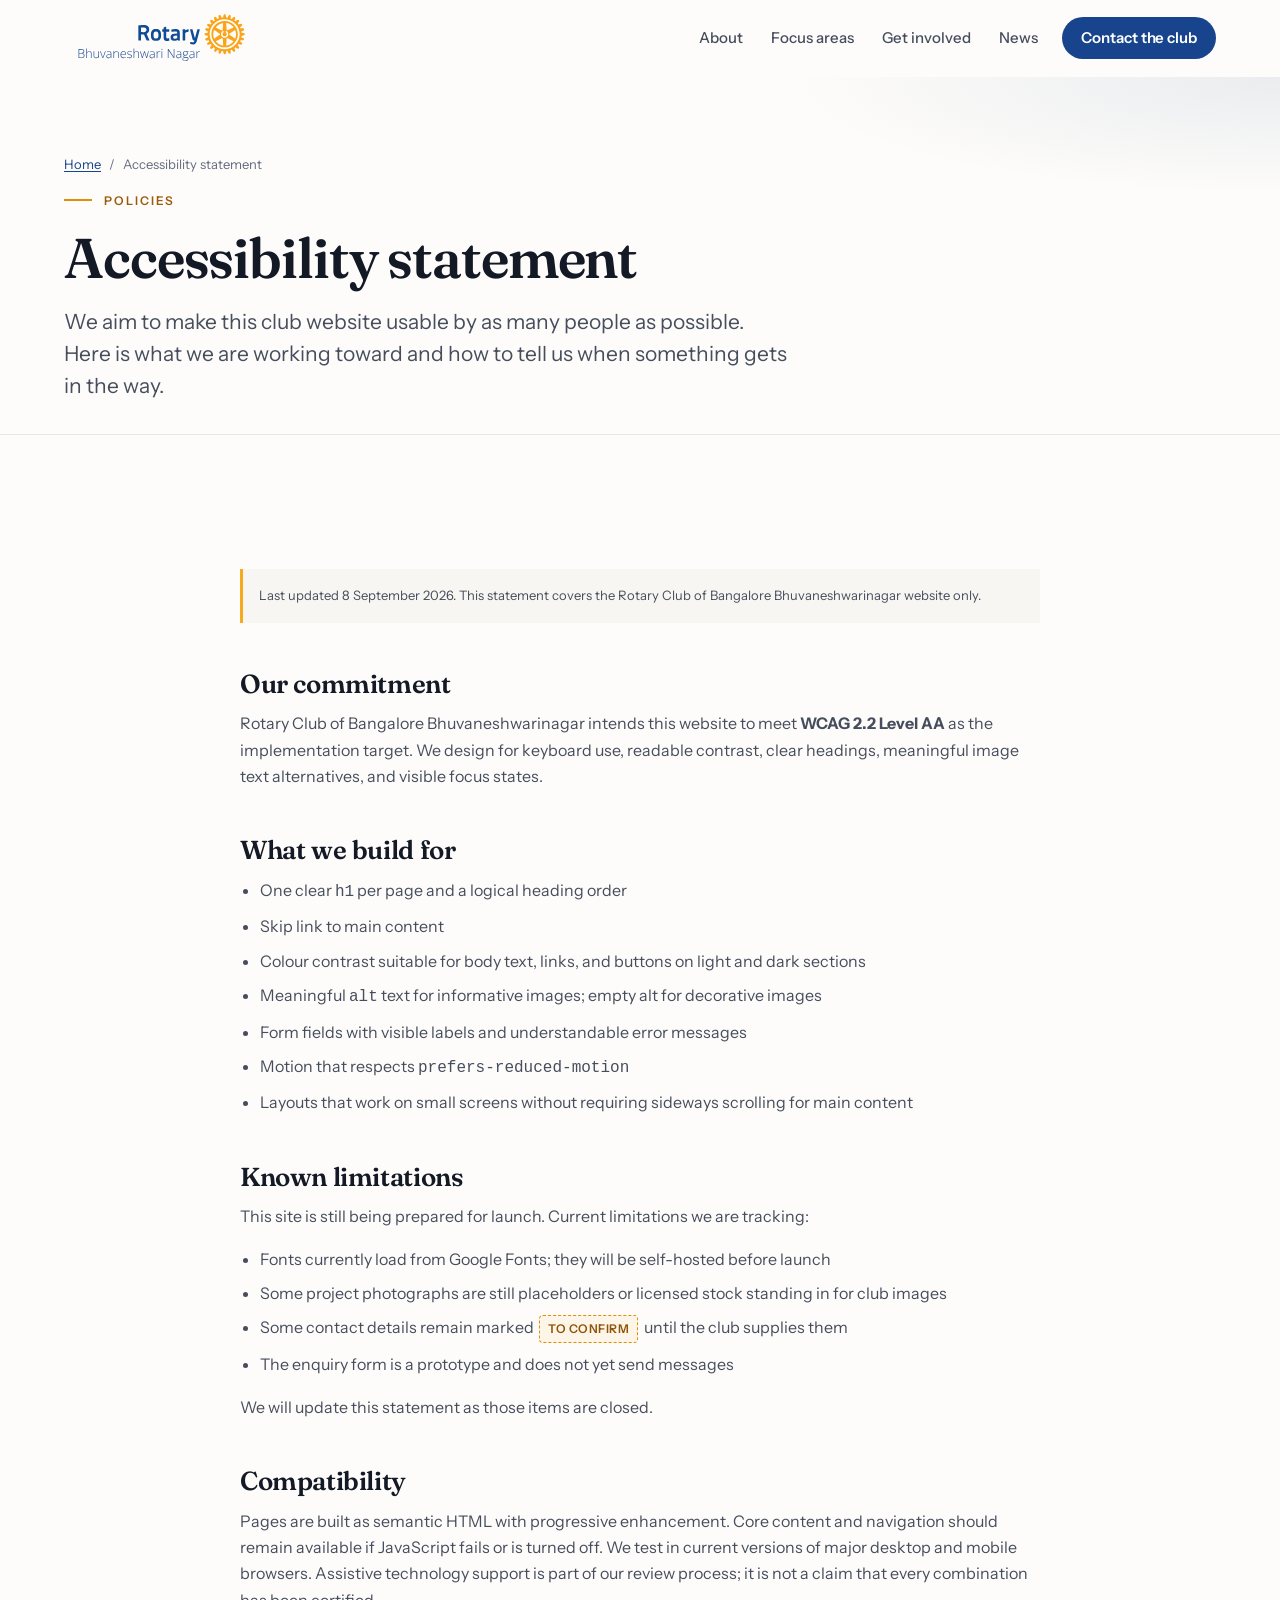
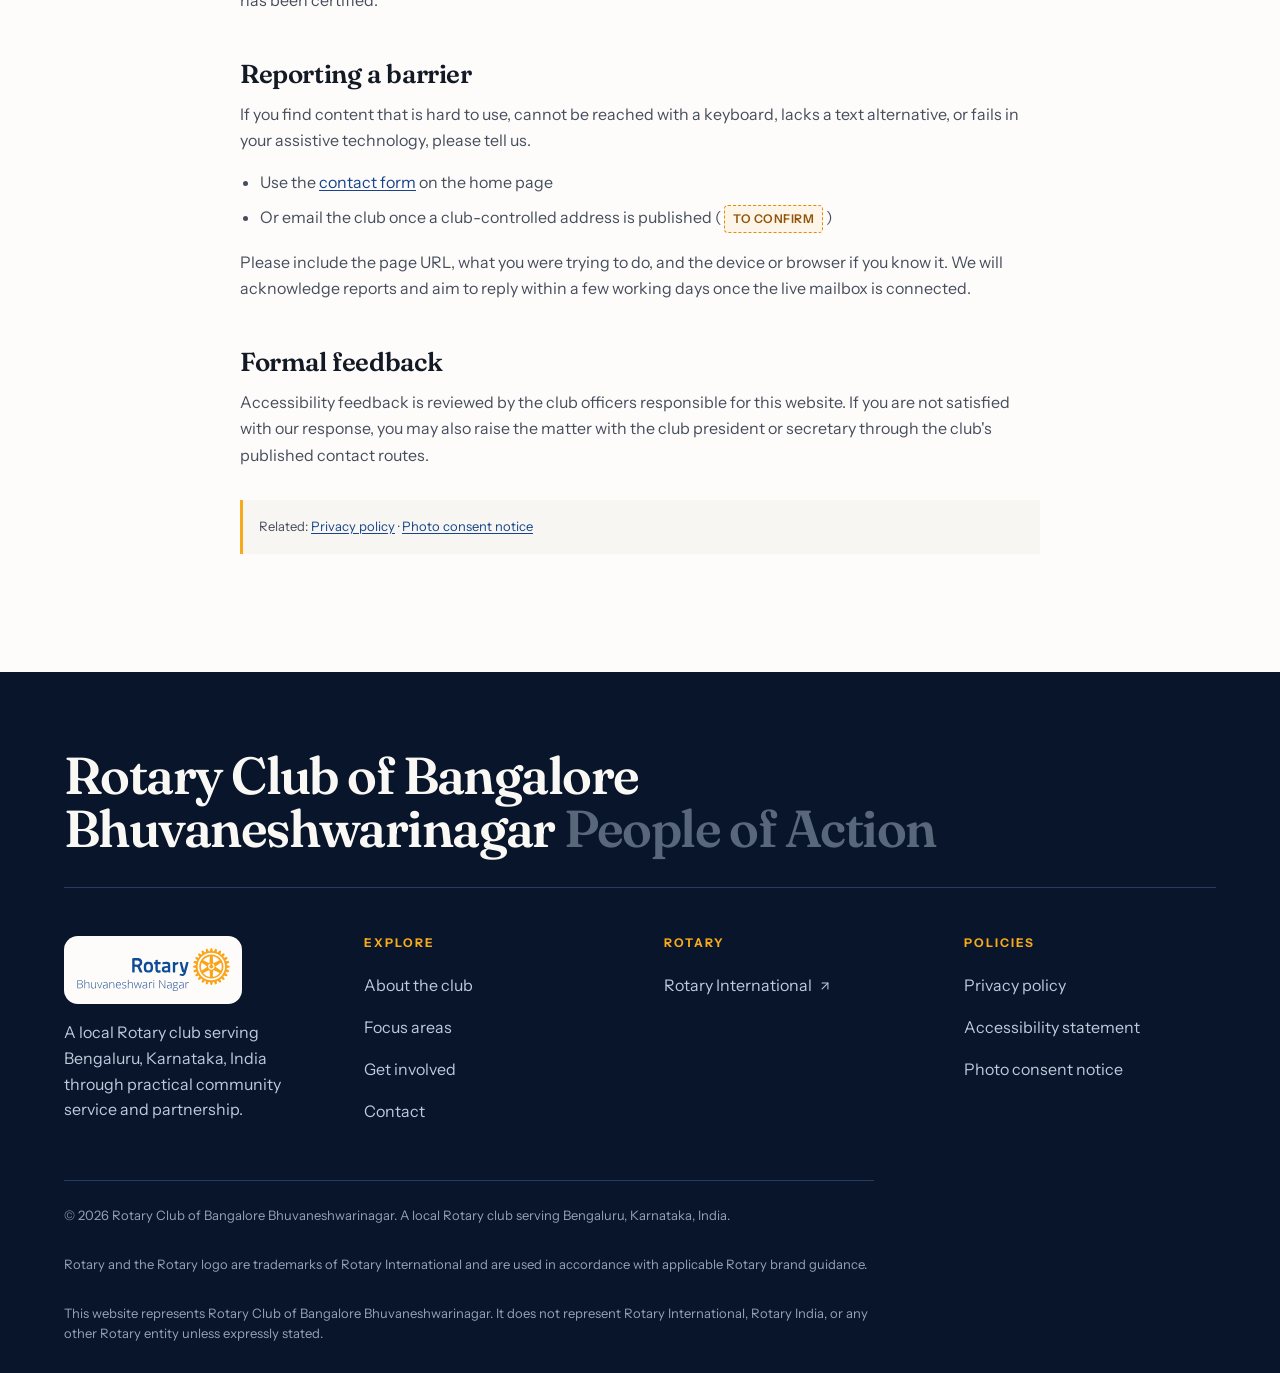
<file: accessibility/index.html>
<!doctype html>
<html lang="en">
<head>
  <meta charset="utf-8" />
  <meta name="viewport" content="width=device-width, initial-scale=1" />
  <title>Accessibility statement | Rotary Club of Bangalore Bhuvaneshwarinagar</title>
  <meta name="description" content="Accessibility commitments for the Rotary Club of Bangalore Bhuvaneshwarinagar website, and how to report barriers." />
  <meta name="theme-color" content="#0A1B33" />
  <meta name="color-scheme" content="light" />
  <meta name="robots" content="index,follow" />

  <link rel="icon" href="../imgs/favicon.svg" type="image/svg+xml" />
  <link rel="icon" href="../imgs/favicon-32.png" sizes="32x32" type="image/png" />
  <link rel="apple-touch-icon" href="../imgs/favicon-180.png" />

  <link rel="preconnect" href="https://fonts.googleapis.com" />
  <link rel="preconnect" href="https://fonts.gstatic.com" crossorigin />
  <link rel="stylesheet" href="https://fonts.googleapis.com/css2?family=Fraunces:ital,opsz,wght,SOFT,WONK@0,9..144,400..700,20,1&family=Instrument+Sans:ital,wght@0,400..700;1,400..500&display=swap" />
  <link rel="stylesheet" href="../css/main.css" />
</head>
<body>
  <a class="skip-link" href="#main">Skip to main content</a>

  <svg width="0" height="0" aria-hidden="true" focusable="false" style="position:absolute">
    <defs>
      <symbol id="i-arrow-ur" viewBox="0 0 24 24"><path d="M7 7h10v10" /><path d="M7 17 17 7" /></symbol>
      <symbol id="i-menu" viewBox="0 0 24 24"><path d="M4 5h16" /><path d="M4 12h16" /><path d="M4 19h16" /></symbol>
      <symbol id="i-close" viewBox="0 0 24 24"><path d="M18 6 6 18" /><path d="m6 6 12 12" /></symbol>
    </defs>
  </svg>

  <header class="header" id="site-header">
    <div class="wrap header__inner">
      <a class="brand" href="../">
        <img class="brand__logo" src="../imgs/rotary-club-logo.svg" width="261" height="75"
             alt="Rotary Club of Bangalore Bhuvaneshwari Nagar, home" />
      </a>

      <button class="nav-toggle" type="button" aria-expanded="false" aria-controls="primary-nav">
        <svg class="ico" aria-hidden="true"><use href="#i-menu" /></svg>
        <span class="nav-toggle__label">Menu</span>
      </button>

      <nav class="nav" id="primary-nav" aria-label="Primary">
        <a href="../#about">About</a>
        <a href="../#focus">Focus areas</a>
        <a href="../#involved">Get involved</a>
        <a href="../#news">News</a>
        <a class="btn" href="../#contact">Contact the club</a>
      </nav>
    </div>
  </header>

  <main id="main">
    <section class="page-hero" aria-labelledby="page-title">
      <div class="wrap">
        <nav aria-label="Breadcrumb">
          <ol class="crumbs">
            <li><a href="../">Home</a></li>
            <li><span aria-current="page">Accessibility statement</span></li>
          </ol>
        </nav>
        <p class="eyebrow">Policies</p>
        <h1 id="page-title">Accessibility statement</h1>
        <p class="lede">We aim to make this club website usable by as many people as possible. Here is what we are working toward and how to tell us when something gets in the way.</p>
      </div>
    </section>

    <section class="section">
      <div class="wrap legal">
        <p class="note">Last updated 8 September 2026. This statement covers the Rotary Club of Bangalore Bhuvaneshwarinagar website only.</p>

        <h2>Our commitment</h2>
        <p>Rotary Club of Bangalore Bhuvaneshwarinagar intends this website to meet <strong>WCAG 2.2 Level AA</strong> as the implementation target. We design for keyboard use, readable contrast, clear headings, meaningful image text alternatives, and visible focus states.</p>

        <h2>What we build for</h2>
        <ul>
          <li>One clear <code>h1</code> per page and a logical heading order</li>
          <li>Skip link to main content</li>
          <li>Colour contrast suitable for body text, links, and buttons on light and dark sections</li>
          <li>Meaningful <code>alt</code> text for informative images; empty alt for decorative images</li>
          <li>Form fields with visible labels and understandable error messages</li>
          <li>Motion that respects <code>prefers-reduced-motion</code></li>
          <li>Layouts that work on small screens without requiring sideways scrolling for main content</li>
        </ul>

        <h2>Known limitations</h2>
        <p>This site is still being prepared for launch. Current limitations we are tracking:</p>
        <ul>
          <li>Fonts currently load from Google Fonts; they will be self-hosted before launch</li>
          <li>Some project photographs are still placeholders or licensed stock standing in for club images</li>
          <li>Some contact details remain marked <span class="chip">To confirm</span> until the club supplies them</li>
          <li>The enquiry form is a prototype and does not yet send messages</li>
        </ul>
        <p>We will update this statement as those items are closed.</p>

        <h2>Compatibility</h2>
        <p>Pages are built as semantic HTML with progressive enhancement. Core content and navigation should remain available if JavaScript fails or is turned off. We test in current versions of major desktop and mobile browsers. Assistive technology support is part of our review process; it is not a claim that every combination has been certified.</p>

        <h2>Reporting a barrier</h2>
        <p>If you find content that is hard to use, cannot be reached with a keyboard, lacks a text alternative, or fails in your assistive technology, please tell us.</p>
        <ul>
          <li>Use the <a href="../#contact">contact form</a> on the home page</li>
          <li>Or email the club once a club-controlled address is published (<span class="chip">To confirm</span>)</li>
        </ul>
        <p>Please include the page URL, what you were trying to do, and the device or browser if you know it. We will acknowledge reports and aim to reply within a few working days once the live mailbox is connected.</p>

        <h2>Formal feedback</h2>
        <p>Accessibility feedback is reviewed by the club officers responsible for this website. If you are not satisfied with our response, you may also raise the matter with the club president or secretary through the club's published contact routes.</p>

        <p class="note">Related: <a href="../privacy/">Privacy policy</a> · <a href="../photo-consent/">Photo consent notice</a></p>
      </div>
    </section>
  </main>

  <footer class="footer on-dark">
    <div class="wrap">
      <p class="footer__wordmark">Rotary Club of Bangalore Bhuvaneshwarinagar <span>People of Action</span></p>
      <div class="footer__grid">
        <div>
          <a class="brand brand--plate" href="../" style="margin-bottom:var(--s-4)">
            <img class="brand__logo" src="../imgs/rotary-club-logo.svg" width="261" height="75"
                 alt="Rotary Club of Bangalore Bhuvaneshwari Nagar, home" />
          </a>
          <p class="footer__about">A local Rotary club serving Bengaluru, Karnataka, India through practical community service and partnership.</p>
        </div>
        <div>
          <h3>Explore</h3>
          <ul class="footer__links">
            <li><a href="../#about">About the club</a></li>
            <li><a href="../#focus">Focus areas</a></li>
            <li><a href="../#involved">Get involved</a></li>
            <li><a href="../#contact">Contact</a></li>
          </ul>
        </div>
        <div>
          <h3>Rotary</h3>
          <ul class="footer__links">
            <li>
              <a href="https://www.rotary.org/" target="_blank" rel="noopener noreferrer">
                Rotary International
                <svg class="ico" aria-hidden="true"><use href="#i-arrow-ur" /></svg>
              </a>
            </li>
          </ul>
        </div>
        <div>
          <h3>Policies</h3>
          <ul class="footer__links">
            <li><a href="../privacy/">Privacy policy</a></li>
            <li><a href="../accessibility/" aria-current="page">Accessibility statement</a></li>
            <li><a href="../photo-consent/">Photo consent notice</a></li>
          </ul>
        </div>
      </div>
      <div class="footer__legal">
        <p>&copy; <span id="year">2026</span> Rotary Club of Bangalore Bhuvaneshwarinagar. A local Rotary club serving Bengaluru, Karnataka, India.</p>
        <p>Rotary and the Rotary logo are trademarks of Rotary International and are used in accordance with applicable Rotary brand guidance.</p>
        <p>This website represents Rotary Club of Bangalore Bhuvaneshwarinagar. It does not represent Rotary International, Rotary India, or any other Rotary entity unless expressly stated.</p>
      </div>
    </div>
  </footer>

  <script>
    (function () {
      'use strict';
      var toggle = document.querySelector('.nav-toggle');
      var nav = document.getElementById('primary-nav');
      var toggleLabel = toggle.querySelector('.nav-toggle__label');
      var toggleIcon = toggle.querySelector('use');
      function setNav(open) {
        nav.classList.toggle('is-open', open);
        toggle.setAttribute('aria-expanded', String(open));
        toggleLabel.textContent = open ? 'Close' : 'Menu';
        toggleIcon.setAttribute('href', open ? '#i-close' : '#i-menu');
      }
      toggle.addEventListener('click', function () {
        setNav(!nav.classList.contains('is-open'));
      });
      nav.addEventListener('click', function (e) {
        if (e.target.closest('a')) setNav(false);
      });
      document.addEventListener('keydown', function (e) {
        if (e.key === 'Escape' && nav.classList.contains('is-open')) {
          setNav(false);
          toggle.focus();
        }
      });
      var header = document.getElementById('site-header');
      var onScroll = function () {
        header.classList.toggle('is-stuck', window.scrollY > 8);
      };
      onScroll();
      window.addEventListener('scroll', onScroll, { passive: true });
      document.getElementById('year').textContent = String(new Date().getFullYear());
    })();
  </script>
</body>
</html>
</file>
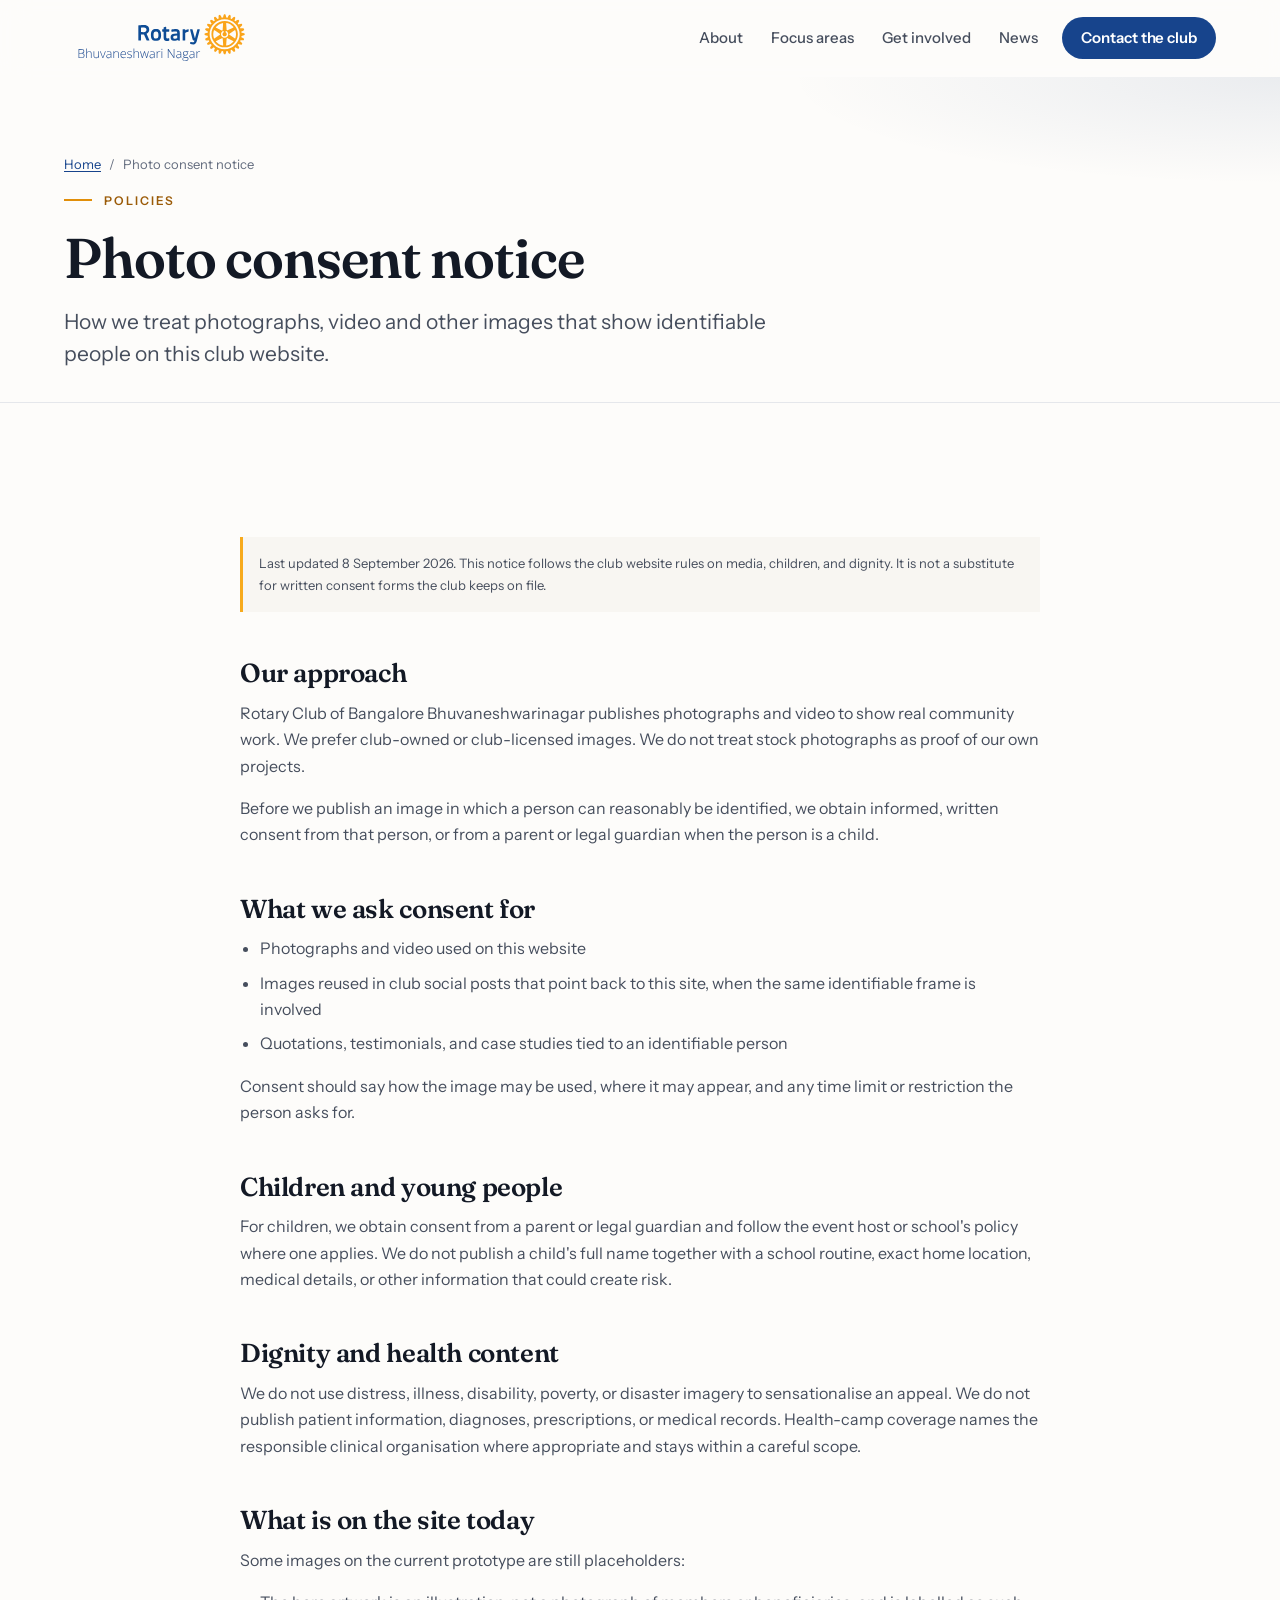
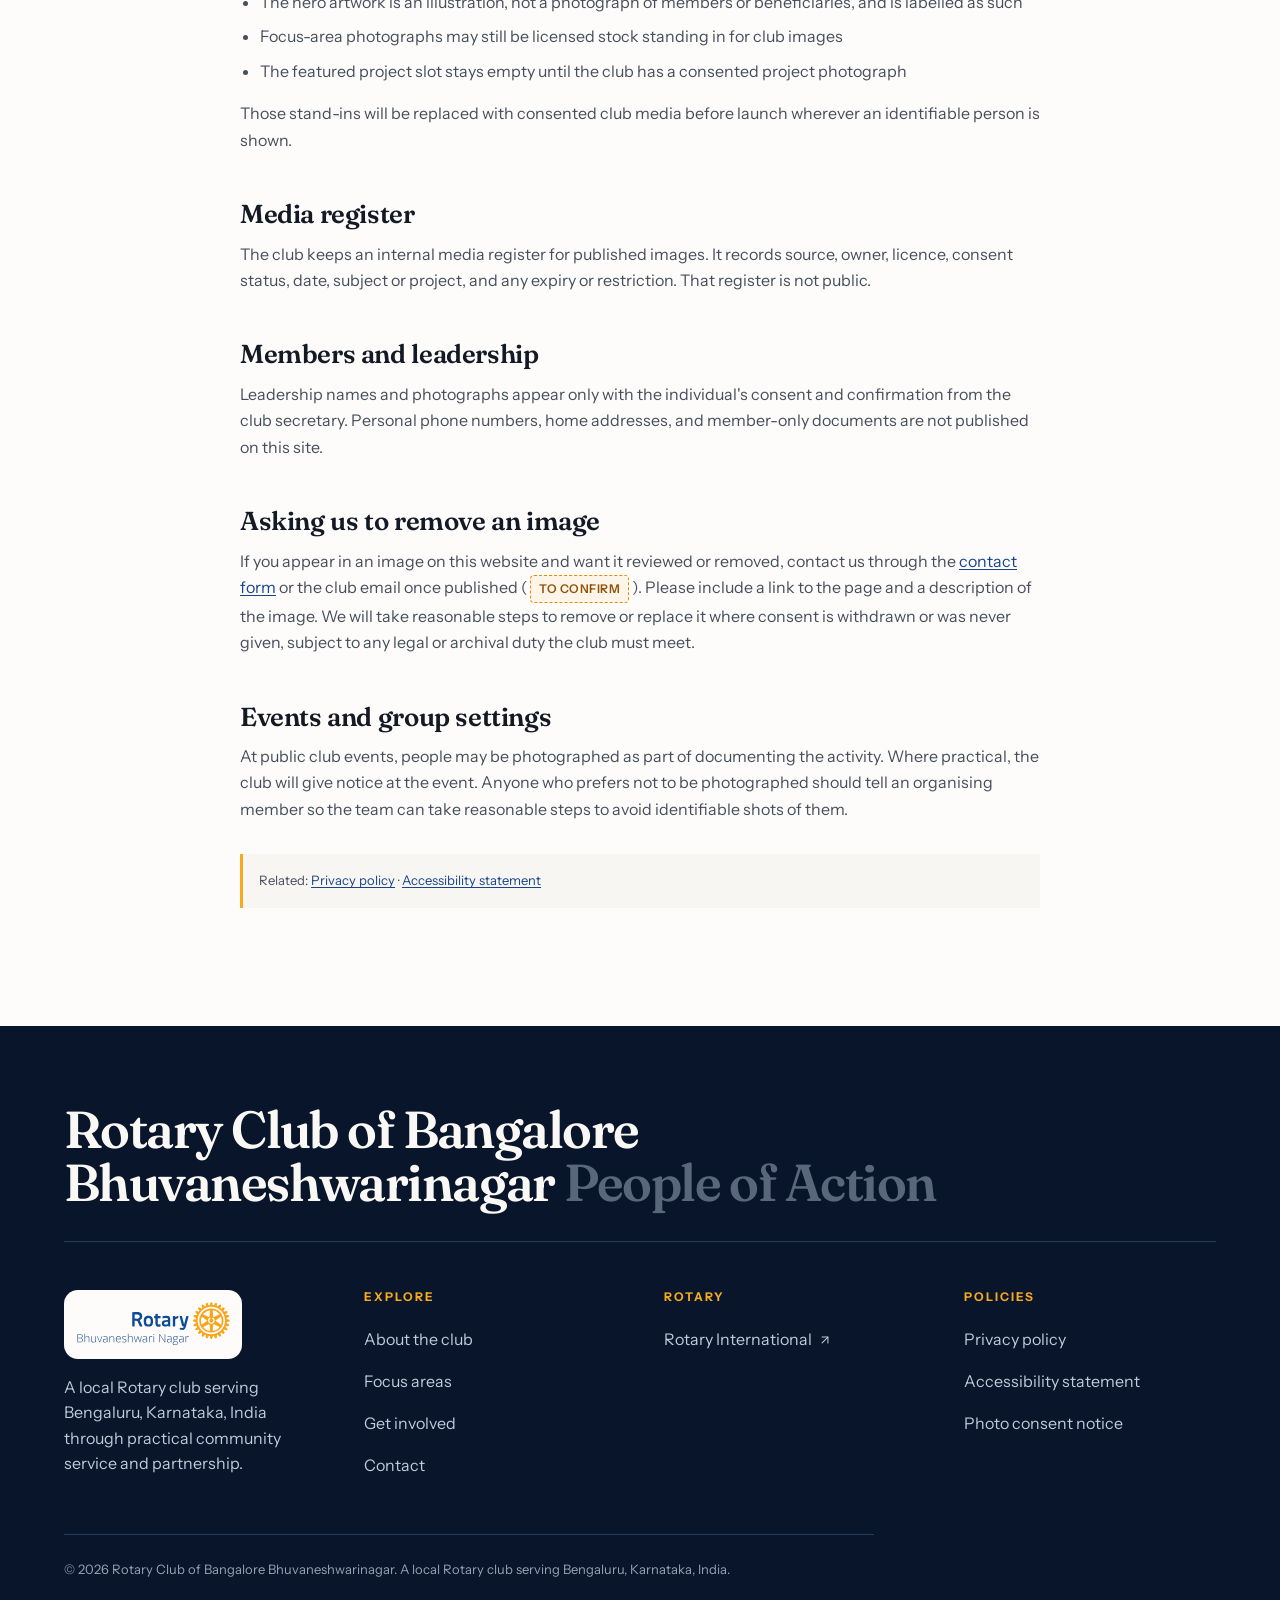
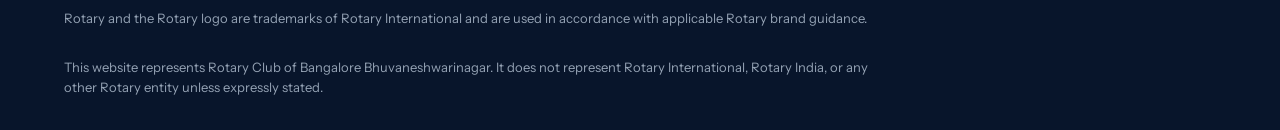
<file: photo-consent/index.html>
<!doctype html>
<html lang="en">
<head>
  <meta charset="utf-8" />
  <meta name="viewport" content="width=device-width, initial-scale=1" />
  <title>Photo consent notice | Rotary Club of Bangalore Bhuvaneshwarinagar</title>
  <meta name="description" content="How Rotary Club of Bangalore Bhuvaneshwarinagar handles photographs, video and identifiable images on this website." />
  <meta name="theme-color" content="#0A1B33" />
  <meta name="color-scheme" content="light" />
  <meta name="robots" content="index,follow" />

  <link rel="icon" href="../imgs/favicon.svg" type="image/svg+xml" />
  <link rel="icon" href="../imgs/favicon-32.png" sizes="32x32" type="image/png" />
  <link rel="apple-touch-icon" href="../imgs/favicon-180.png" />

  <link rel="preconnect" href="https://fonts.googleapis.com" />
  <link rel="preconnect" href="https://fonts.gstatic.com" crossorigin />
  <link rel="stylesheet" href="https://fonts.googleapis.com/css2?family=Fraunces:ital,opsz,wght,SOFT,WONK@0,9..144,400..700,20,1&family=Instrument+Sans:ital,wght@0,400..700;1,400..500&display=swap" />
  <link rel="stylesheet" href="../css/main.css" />
</head>
<body>
  <a class="skip-link" href="#main">Skip to main content</a>

  <svg width="0" height="0" aria-hidden="true" focusable="false" style="position:absolute">
    <defs>
      <symbol id="i-arrow-ur" viewBox="0 0 24 24"><path d="M7 7h10v10" /><path d="M7 17 17 7" /></symbol>
      <symbol id="i-menu" viewBox="0 0 24 24"><path d="M4 5h16" /><path d="M4 12h16" /><path d="M4 19h16" /></symbol>
      <symbol id="i-close" viewBox="0 0 24 24"><path d="M18 6 6 18" /><path d="m6 6 12 12" /></symbol>
    </defs>
  </svg>

  <header class="header" id="site-header">
    <div class="wrap header__inner">
      <a class="brand" href="../">
        <img class="brand__logo" src="../imgs/rotary-club-logo.svg" width="261" height="75"
             alt="Rotary Club of Bangalore Bhuvaneshwari Nagar, home" />
      </a>

      <button class="nav-toggle" type="button" aria-expanded="false" aria-controls="primary-nav">
        <svg class="ico" aria-hidden="true"><use href="#i-menu" /></svg>
        <span class="nav-toggle__label">Menu</span>
      </button>

      <nav class="nav" id="primary-nav" aria-label="Primary">
        <a href="../#about">About</a>
        <a href="../#focus">Focus areas</a>
        <a href="../#involved">Get involved</a>
        <a href="../#news">News</a>
        <a class="btn" href="../#contact">Contact the club</a>
      </nav>
    </div>
  </header>

  <main id="main">
    <section class="page-hero" aria-labelledby="page-title">
      <div class="wrap">
        <nav aria-label="Breadcrumb">
          <ol class="crumbs">
            <li><a href="../">Home</a></li>
            <li><span aria-current="page">Photo consent notice</span></li>
          </ol>
        </nav>
        <p class="eyebrow">Policies</p>
        <h1 id="page-title">Photo consent notice</h1>
        <p class="lede">How we treat photographs, video and other images that show identifiable people on this club website.</p>
      </div>
    </section>

    <section class="section">
      <div class="wrap legal">
        <p class="note">Last updated 8 September 2026. This notice follows the club website rules on media, children, and dignity. It is not a substitute for written consent forms the club keeps on file.</p>

        <h2>Our approach</h2>
        <p>Rotary Club of Bangalore Bhuvaneshwarinagar publishes photographs and video to show real community work. We prefer club-owned or club-licensed images. We do not treat stock photographs as proof of our own projects.</p>
        <p>Before we publish an image in which a person can reasonably be identified, we obtain informed, written consent from that person, or from a parent or legal guardian when the person is a child.</p>

        <h2>What we ask consent for</h2>
        <ul>
          <li>Photographs and video used on this website</li>
          <li>Images reused in club social posts that point back to this site, when the same identifiable frame is involved</li>
          <li>Quotations, testimonials, and case studies tied to an identifiable person</li>
        </ul>
        <p>Consent should say how the image may be used, where it may appear, and any time limit or restriction the person asks for.</p>

        <h2>Children and young people</h2>
        <p>For children, we obtain consent from a parent or legal guardian and follow the event host or school's policy where one applies. We do not publish a child's full name together with a school routine, exact home location, medical details, or other information that could create risk.</p>

        <h2>Dignity and health content</h2>
        <p>We do not use distress, illness, disability, poverty, or disaster imagery to sensationalise an appeal. We do not publish patient information, diagnoses, prescriptions, or medical records. Health-camp coverage names the responsible clinical organisation where appropriate and stays within a careful scope.</p>

        <h2>What is on the site today</h2>
        <p>Some images on the current prototype are still placeholders:</p>
        <ul>
          <li>The hero artwork is an illustration, not a photograph of members or beneficiaries, and is labelled as such</li>
          <li>Focus-area photographs may still be licensed stock standing in for club images</li>
          <li>The featured project slot stays empty until the club has a consented project photograph</li>
        </ul>
        <p>Those stand-ins will be replaced with consented club media before launch wherever an identifiable person is shown.</p>

        <h2>Media register</h2>
        <p>The club keeps an internal media register for published images. It records source, owner, licence, consent status, date, subject or project, and any expiry or restriction. That register is not public.</p>

        <h2>Members and leadership</h2>
        <p>Leadership names and photographs appear only with the individual's consent and confirmation from the club secretary. Personal phone numbers, home addresses, and member-only documents are not published on this site.</p>

        <h2>Asking us to remove an image</h2>
        <p>If you appear in an image on this website and want it reviewed or removed, contact us through the <a href="../#contact">contact form</a> or the club email once published (<span class="chip">To confirm</span>). Please include a link to the page and a description of the image. We will take reasonable steps to remove or replace it where consent is withdrawn or was never given, subject to any legal or archival duty the club must meet.</p>

        <h2>Events and group settings</h2>
        <p>At public club events, people may be photographed as part of documenting the activity. Where practical, the club will give notice at the event. Anyone who prefers not to be photographed should tell an organising member so the team can take reasonable steps to avoid identifiable shots of them.</p>

        <p class="note">Related: <a href="../privacy/">Privacy policy</a> · <a href="../accessibility/">Accessibility statement</a></p>
      </div>
    </section>
  </main>

  <footer class="footer on-dark">
    <div class="wrap">
      <p class="footer__wordmark">Rotary Club of Bangalore Bhuvaneshwarinagar <span>People of Action</span></p>
      <div class="footer__grid">
        <div>
          <a class="brand brand--plate" href="../" style="margin-bottom:var(--s-4)">
            <img class="brand__logo" src="../imgs/rotary-club-logo.svg" width="261" height="75"
                 alt="Rotary Club of Bangalore Bhuvaneshwari Nagar, home" />
          </a>
          <p class="footer__about">A local Rotary club serving Bengaluru, Karnataka, India through practical community service and partnership.</p>
        </div>
        <div>
          <h3>Explore</h3>
          <ul class="footer__links">
            <li><a href="../#about">About the club</a></li>
            <li><a href="../#focus">Focus areas</a></li>
            <li><a href="../#involved">Get involved</a></li>
            <li><a href="../#contact">Contact</a></li>
          </ul>
        </div>
        <div>
          <h3>Rotary</h3>
          <ul class="footer__links">
            <li>
              <a href="https://www.rotary.org/" target="_blank" rel="noopener noreferrer">
                Rotary International
                <svg class="ico" aria-hidden="true"><use href="#i-arrow-ur" /></svg>
              </a>
            </li>
          </ul>
        </div>
        <div>
          <h3>Policies</h3>
          <ul class="footer__links">
            <li><a href="../privacy/">Privacy policy</a></li>
            <li><a href="../accessibility/">Accessibility statement</a></li>
            <li><a href="../photo-consent/" aria-current="page">Photo consent notice</a></li>
          </ul>
        </div>
      </div>
      <div class="footer__legal">
        <p>&copy; <span id="year">2026</span> Rotary Club of Bangalore Bhuvaneshwarinagar. A local Rotary club serving Bengaluru, Karnataka, India.</p>
        <p>Rotary and the Rotary logo are trademarks of Rotary International and are used in accordance with applicable Rotary brand guidance.</p>
        <p>This website represents Rotary Club of Bangalore Bhuvaneshwarinagar. It does not represent Rotary International, Rotary India, or any other Rotary entity unless expressly stated.</p>
      </div>
    </div>
  </footer>

  <script>
    (function () {
      'use strict';
      var toggle = document.querySelector('.nav-toggle');
      var nav = document.getElementById('primary-nav');
      var toggleLabel = toggle.querySelector('.nav-toggle__label');
      var toggleIcon = toggle.querySelector('use');
      function setNav(open) {
        nav.classList.toggle('is-open', open);
        toggle.setAttribute('aria-expanded', String(open));
        toggleLabel.textContent = open ? 'Close' : 'Menu';
        toggleIcon.setAttribute('href', open ? '#i-close' : '#i-menu');
      }
      toggle.addEventListener('click', function () {
        setNav(!nav.classList.contains('is-open'));
      });
      nav.addEventListener('click', function (e) {
        if (e.target.closest('a')) setNav(false);
      });
      document.addEventListener('keydown', function (e) {
        if (e.key === 'Escape' && nav.classList.contains('is-open')) {
          setNav(false);
          toggle.focus();
        }
      });
      var header = document.getElementById('site-header');
      var onScroll = function () {
        header.classList.toggle('is-stuck', window.scrollY > 8);
      };
      onScroll();
      window.addEventListener('scroll', onScroll, { passive: true });
      document.getElementById('year').textContent = String(new Date().getFullYear());
    })();
  </script>
</body>
</html>
</file>
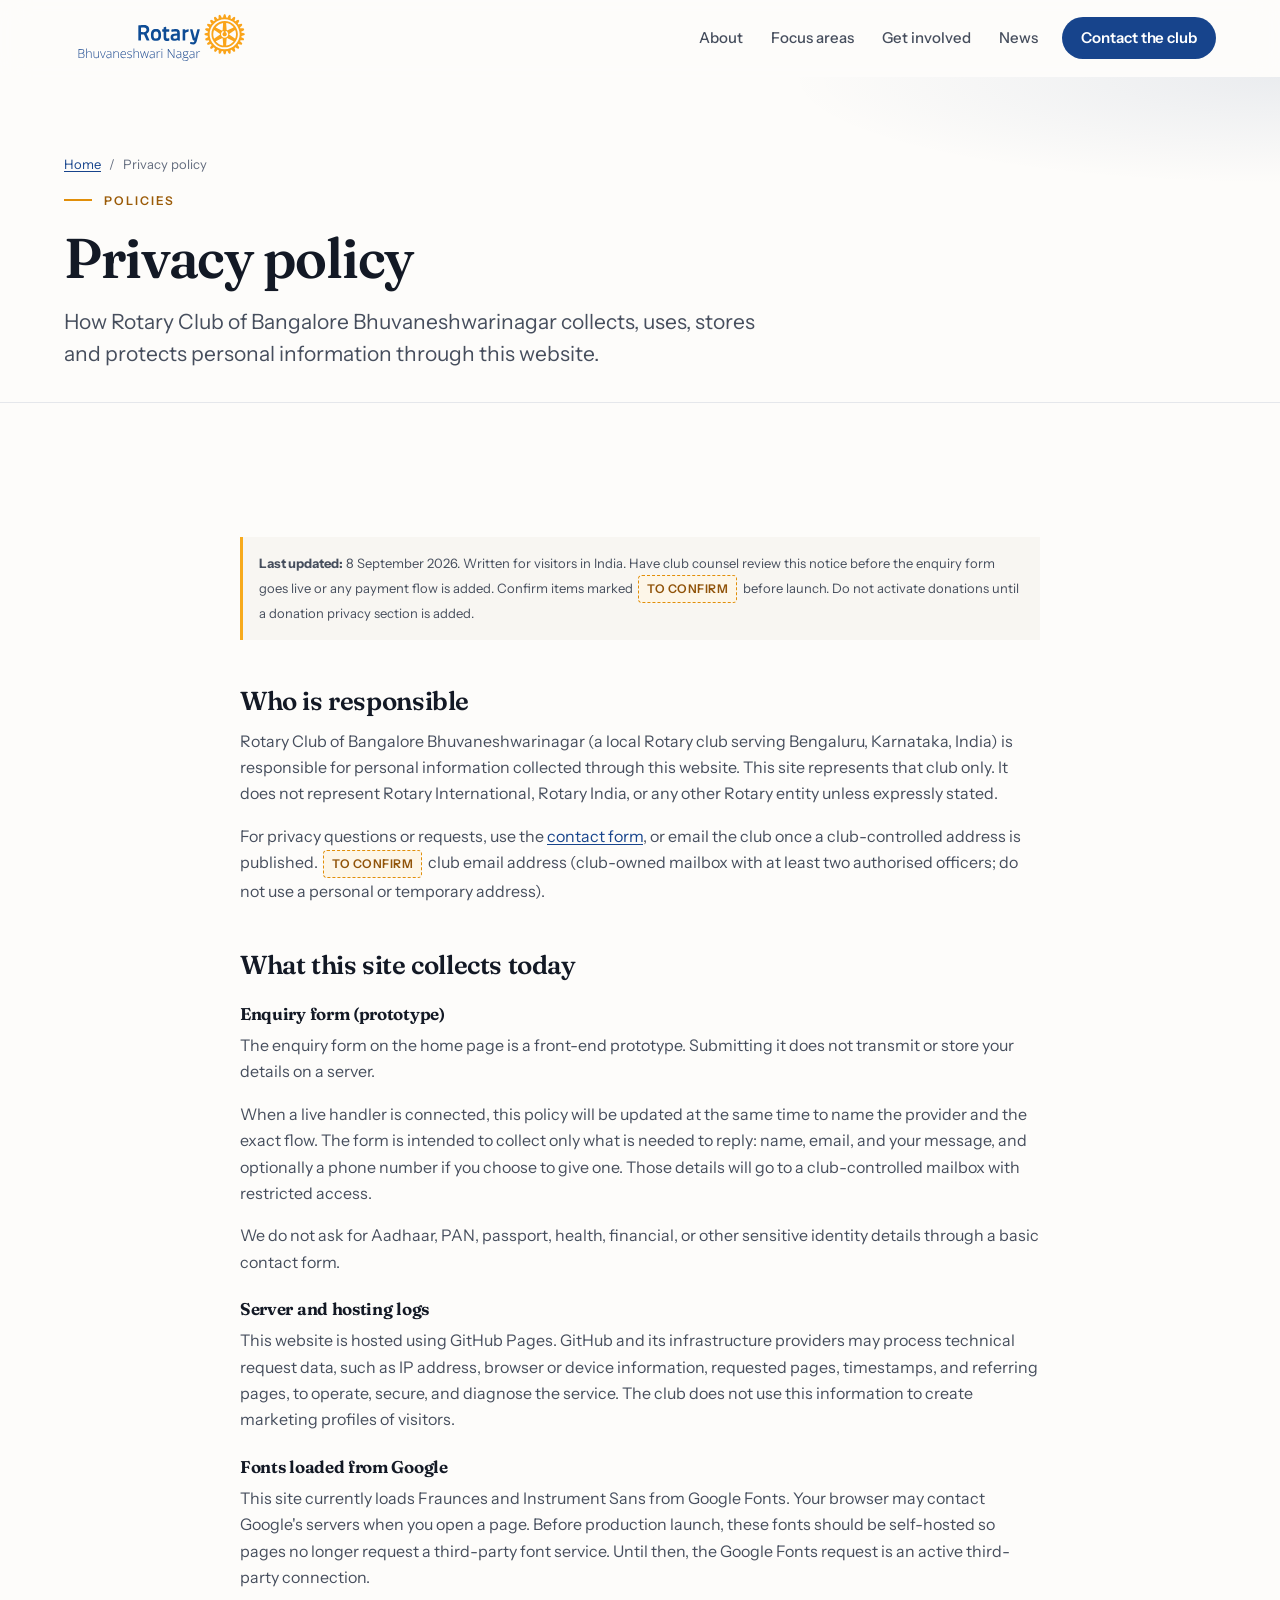
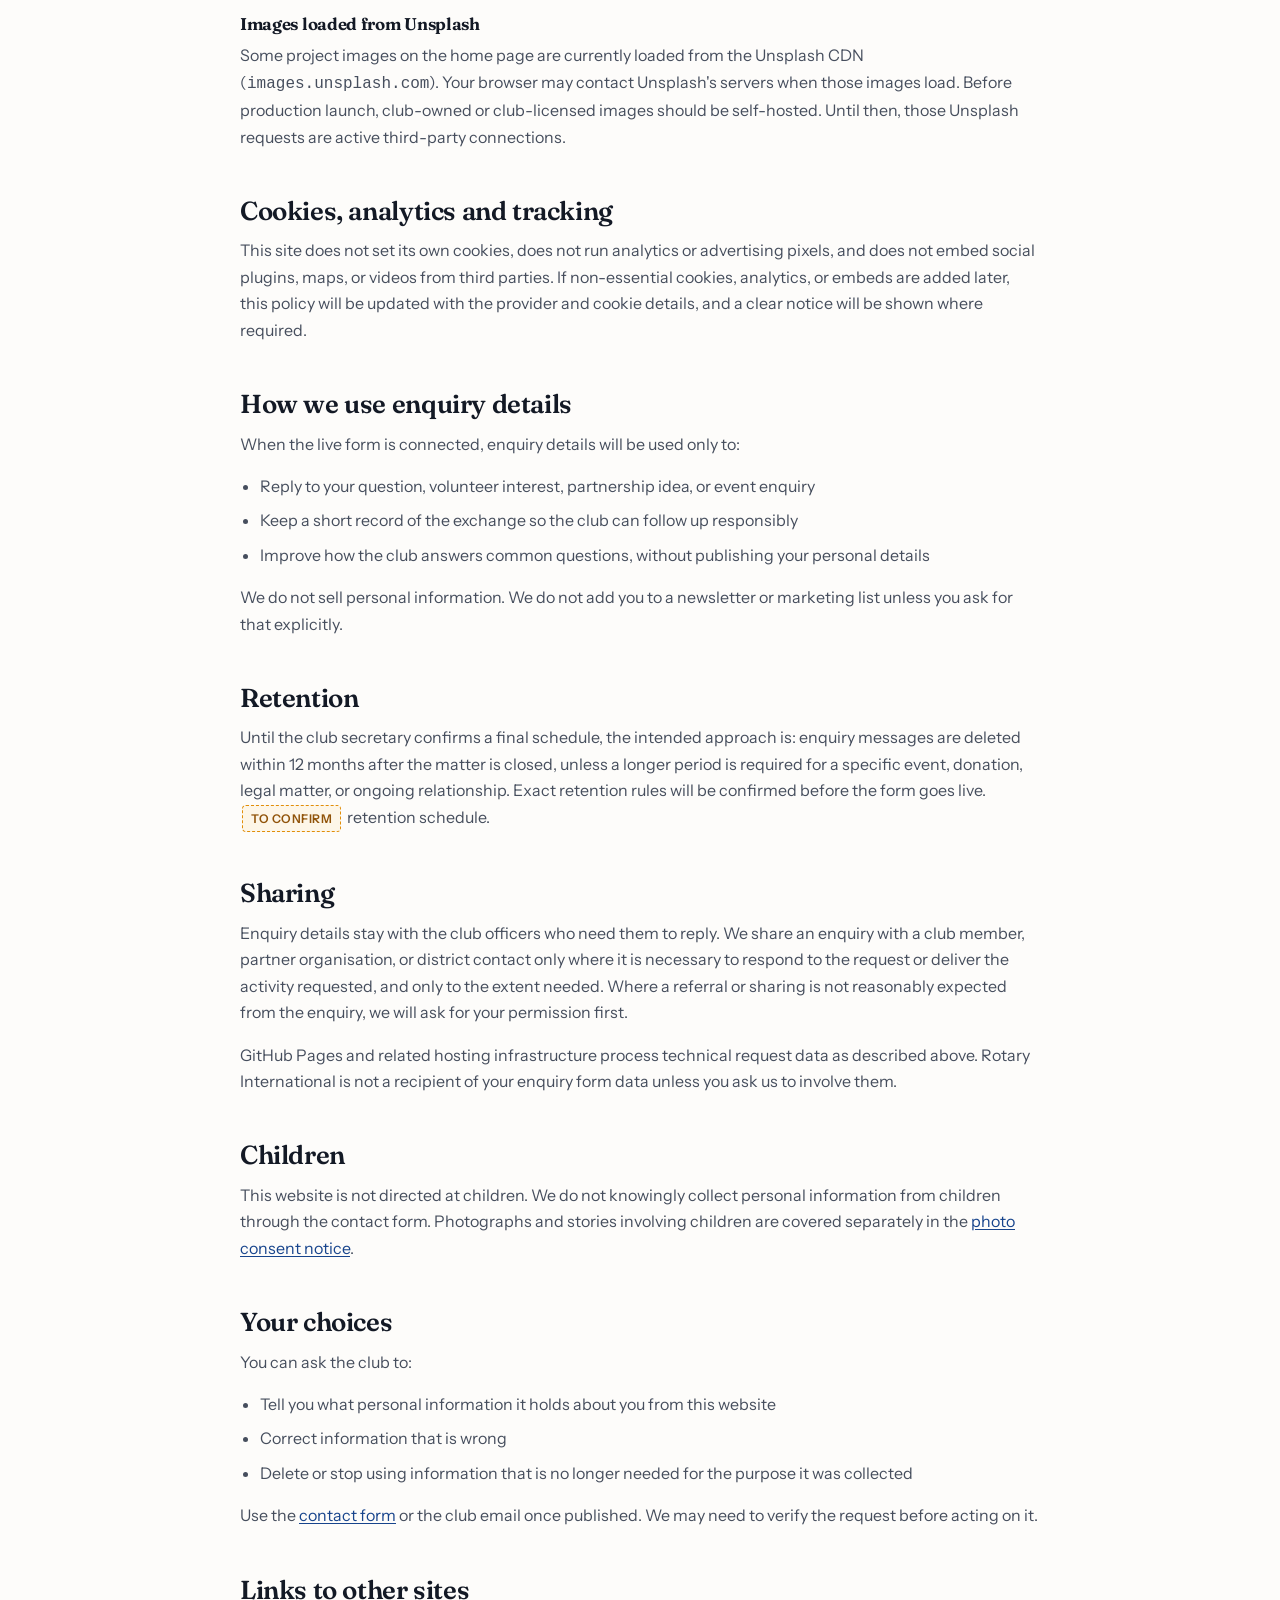
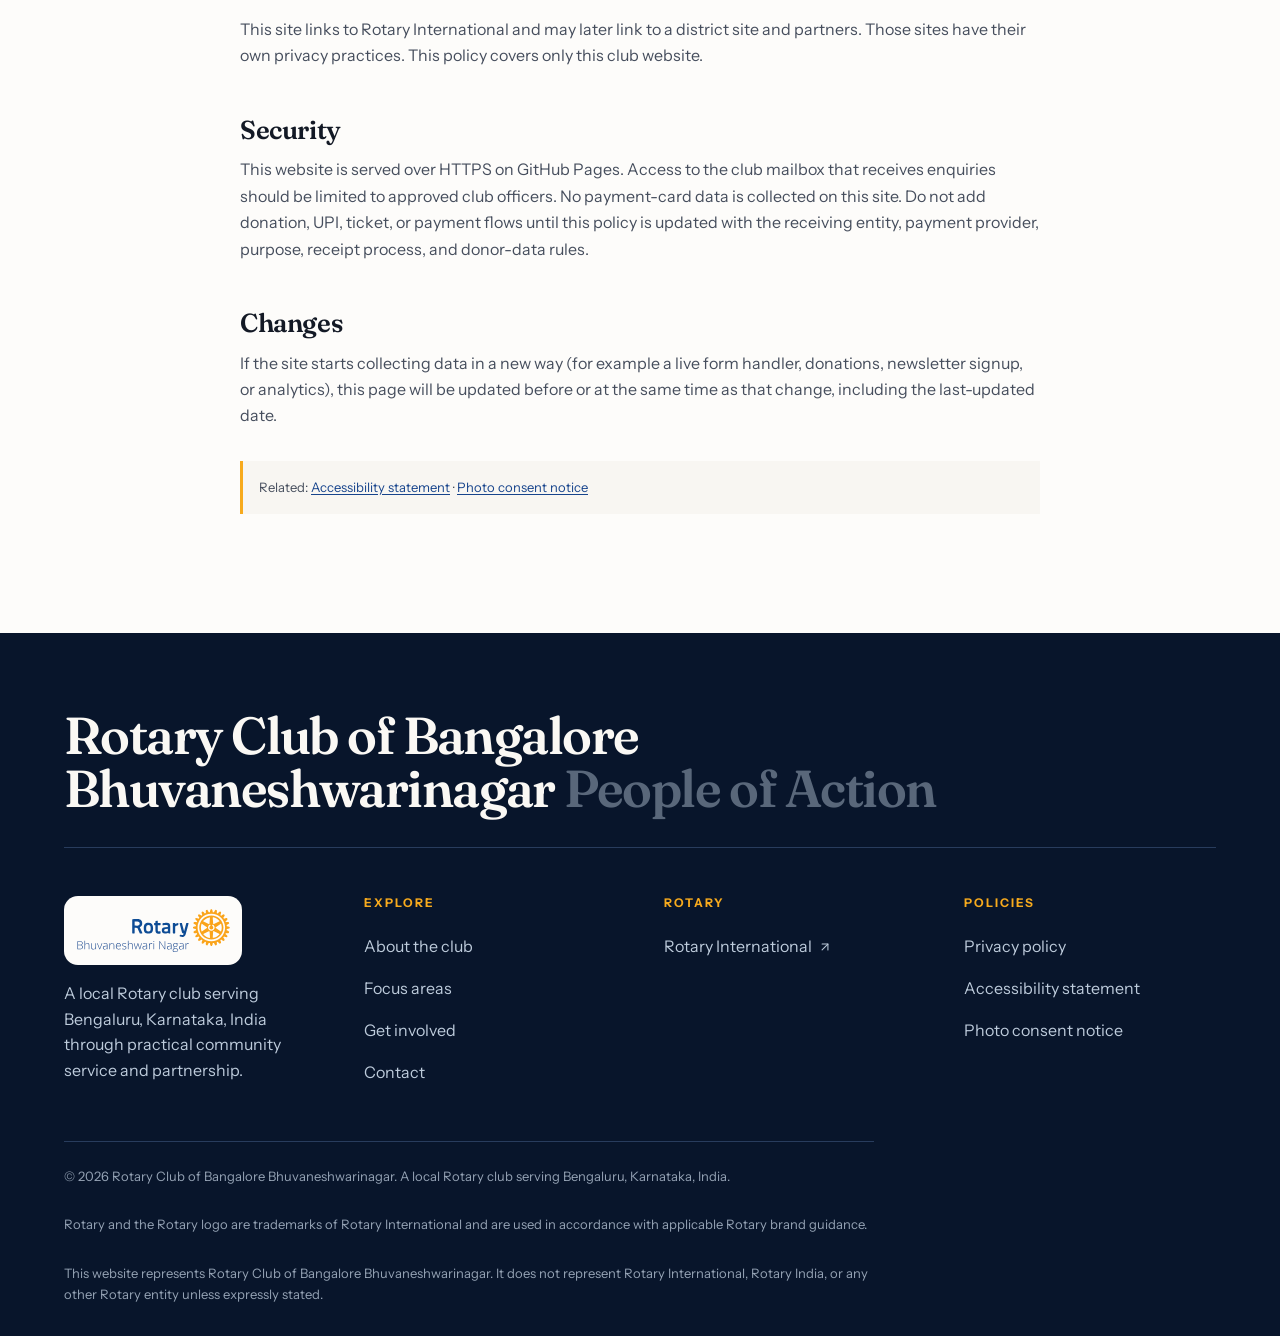
<file: privacy/index.html>
<!doctype html>
<html lang="en">
<head>
  <meta charset="utf-8" />
  <meta name="viewport" content="width=device-width, initial-scale=1" />
  <title>Privacy policy | Rotary Club of Bangalore Bhuvaneshwarinagar</title>
  <meta name="description" content="How Rotary Club of Bangalore Bhuvaneshwarinagar collects, uses and stores personal information on this website." />
  <meta name="theme-color" content="#0A1B33" />
  <meta name="color-scheme" content="light" />
  <meta name="robots" content="index,follow" />

  <link rel="icon" href="../imgs/favicon.svg" type="image/svg+xml" />
  <link rel="icon" href="../imgs/favicon-32.png" sizes="32x32" type="image/png" />
  <link rel="apple-touch-icon" href="../imgs/favicon-180.png" />

  <link rel="preconnect" href="https://fonts.googleapis.com" />
  <link rel="preconnect" href="https://fonts.gstatic.com" crossorigin />
  <link rel="stylesheet" href="https://fonts.googleapis.com/css2?family=Fraunces:ital,opsz,wght,SOFT,WONK@0,9..144,400..700,20,1&family=Instrument+Sans:ital,wght@0,400..700;1,400..500&display=swap" />
  <link rel="stylesheet" href="../css/main.css" />
</head>
<body>
  <a class="skip-link" href="#main">Skip to main content</a>

  <svg width="0" height="0" aria-hidden="true" focusable="false" style="position:absolute">
    <defs>
      <symbol id="i-arrow-ur" viewBox="0 0 24 24"><path d="M7 7h10v10" /><path d="M7 17 17 7" /></symbol>
      <symbol id="i-menu" viewBox="0 0 24 24"><path d="M4 5h16" /><path d="M4 12h16" /><path d="M4 19h16" /></symbol>
      <symbol id="i-close" viewBox="0 0 24 24"><path d="M18 6 6 18" /><path d="m6 6 12 12" /></symbol>
    </defs>
  </svg>

  <header class="header" id="site-header">
    <div class="wrap header__inner">
      <a class="brand" href="../">
        <img class="brand__logo" src="../imgs/rotary-club-logo.svg" width="261" height="75"
             alt="Rotary Club of Bangalore Bhuvaneshwari Nagar, home" />
      </a>

      <button class="nav-toggle" type="button" aria-expanded="false" aria-controls="primary-nav">
        <svg class="ico" aria-hidden="true"><use href="#i-menu" /></svg>
        <span class="nav-toggle__label">Menu</span>
      </button>

      <nav class="nav" id="primary-nav" aria-label="Primary">
        <a href="../#about">About</a>
        <a href="../#focus">Focus areas</a>
        <a href="../#involved">Get involved</a>
        <a href="../#news">News</a>
        <a class="btn" href="../#contact">Contact the club</a>
      </nav>
    </div>
  </header>

  <main id="main">
    <section class="page-hero" aria-labelledby="page-title">
      <div class="wrap">
        <nav aria-label="Breadcrumb">
          <ol class="crumbs">
            <li><a href="../">Home</a></li>
            <li><span aria-current="page">Privacy policy</span></li>
          </ol>
        </nav>
        <p class="eyebrow">Policies</p>
        <h1 id="page-title">Privacy policy</h1>
        <p class="lede">How Rotary Club of Bangalore Bhuvaneshwarinagar collects, uses, stores and protects personal information through this website.</p>
      </div>
    </section>

    <section class="section">
      <div class="wrap legal">
        <p class="note"><strong>Last updated:</strong> 8 September 2026. Written for visitors in India. Have club counsel review this notice before the enquiry form goes live or any payment flow is added. Confirm items marked <span class="chip">To confirm</span> before launch. Do not activate donations until a donation privacy section is added.</p>

        <h2>Who is responsible</h2>
        <p>Rotary Club of Bangalore Bhuvaneshwarinagar (a local Rotary club serving Bengaluru, Karnataka, India) is responsible for personal information collected through this website. This site represents that club only. It does not represent Rotary International, Rotary India, or any other Rotary entity unless expressly stated.</p>
        <p>For privacy questions or requests, use the <a href="../#contact">contact form</a>, or email the club once a club-controlled address is published. <span class="chip">To confirm</span> club email address (club-owned mailbox with at least two authorised officers; do not use a personal or temporary address).</p>

        <h2>What this site collects today</h2>
        <h3>Enquiry form (prototype)</h3>
        <p>The enquiry form on the home page is a front-end prototype. Submitting it does not transmit or store your details on a server.</p>
        <p>When a live handler is connected, this policy will be updated at the same time to name the provider and the exact flow. The form is intended to collect only what is needed to reply: name, email, and your message, and optionally a phone number if you choose to give one. Those details will go to a club-controlled mailbox with restricted access.</p>
        <p>We do not ask for Aadhaar, PAN, passport, health, financial, or other sensitive identity details through a basic contact form.</p>

        <h3>Server and hosting logs</h3>
        <p>This website is hosted using GitHub Pages. GitHub and its infrastructure providers may process technical request data, such as IP address, browser or device information, requested pages, timestamps, and referring pages, to operate, secure, and diagnose the service. The club does not use this information to create marketing profiles of visitors.</p>

        <h3>Fonts loaded from Google</h3>
        <p>This site currently loads Fraunces and Instrument Sans from Google Fonts. Your browser may contact Google's servers when you open a page. Before production launch, these fonts should be self-hosted so pages no longer request a third-party font service. Until then, the Google Fonts request is an active third-party connection.</p>

        <h3>Images loaded from Unsplash</h3>
        <p>Some project images on the home page are currently loaded from the Unsplash CDN (<code>images.unsplash.com</code>). Your browser may contact Unsplash's servers when those images load. Before production launch, club-owned or club-licensed images should be self-hosted. Until then, those Unsplash requests are active third-party connections.</p>

        <h2>Cookies, analytics and tracking</h2>
        <p>This site does not set its own cookies, does not run analytics or advertising pixels, and does not embed social plugins, maps, or videos from third parties. If non-essential cookies, analytics, or embeds are added later, this policy will be updated with the provider and cookie details, and a clear notice will be shown where required.</p>

        <h2>How we use enquiry details</h2>
        <p>When the live form is connected, enquiry details will be used only to:</p>
        <ul>
          <li>Reply to your question, volunteer interest, partnership idea, or event enquiry</li>
          <li>Keep a short record of the exchange so the club can follow up responsibly</li>
          <li>Improve how the club answers common questions, without publishing your personal details</li>
        </ul>
        <p>We do not sell personal information. We do not add you to a newsletter or marketing list unless you ask for that explicitly.</p>

        <h2>Retention</h2>
        <p>Until the club secretary confirms a final schedule, the intended approach is: enquiry messages are deleted within 12 months after the matter is closed, unless a longer period is required for a specific event, donation, legal matter, or ongoing relationship. Exact retention rules will be confirmed before the form goes live. <span class="chip">To confirm</span> retention schedule.</p>

        <h2>Sharing</h2>
        <p>Enquiry details stay with the club officers who need them to reply. We share an enquiry with a club member, partner organisation, or district contact only where it is necessary to respond to the request or deliver the activity requested, and only to the extent needed. Where a referral or sharing is not reasonably expected from the enquiry, we will ask for your permission first.</p>
        <p>GitHub Pages and related hosting infrastructure process technical request data as described above. Rotary International is not a recipient of your enquiry form data unless you ask us to involve them.</p>

        <h2>Children</h2>
        <p>This website is not directed at children. We do not knowingly collect personal information from children through the contact form. Photographs and stories involving children are covered separately in the <a href="../photo-consent/">photo consent notice</a>.</p>

        <h2>Your choices</h2>
        <p>You can ask the club to:</p>
        <ul>
          <li>Tell you what personal information it holds about you from this website</li>
          <li>Correct information that is wrong</li>
          <li>Delete or stop using information that is no longer needed for the purpose it was collected</li>
        </ul>
        <p>Use the <a href="../#contact">contact form</a> or the club email once published. We may need to verify the request before acting on it.</p>

        <h2>Links to other sites</h2>
        <p>This site links to Rotary International and may later link to a district site and partners. Those sites have their own privacy practices. This policy covers only this club website.</p>

        <h2>Security</h2>
        <p>This website is served over HTTPS on GitHub Pages. Access to the club mailbox that receives enquiries should be limited to approved club officers. No payment-card data is collected on this site. Do not add donation, UPI, ticket, or payment flows until this policy is updated with the receiving entity, payment provider, purpose, receipt process, and donor-data rules.</p>

        <h2>Changes</h2>
        <p>If the site starts collecting data in a new way (for example a live form handler, donations, newsletter signup, or analytics), this page will be updated before or at the same time as that change, including the last-updated date.</p>

        <p class="note">Related: <a href="../accessibility/">Accessibility statement</a> · <a href="../photo-consent/">Photo consent notice</a></p>
      </div>
    </section>
  </main>

  <footer class="footer on-dark">
    <div class="wrap">
      <p class="footer__wordmark">Rotary Club of Bangalore Bhuvaneshwarinagar <span>People of Action</span></p>
      <div class="footer__grid">
        <div>
          <a class="brand brand--plate" href="../" style="margin-bottom:var(--s-4)">
            <img class="brand__logo" src="../imgs/rotary-club-logo.svg" width="261" height="75"
                 alt="Rotary Club of Bangalore Bhuvaneshwari Nagar, home" />
          </a>
          <p class="footer__about">A local Rotary club serving Bengaluru, Karnataka, India through practical community service and partnership.</p>
        </div>
        <div>
          <h3>Explore</h3>
          <ul class="footer__links">
            <li><a href="../#about">About the club</a></li>
            <li><a href="../#focus">Focus areas</a></li>
            <li><a href="../#involved">Get involved</a></li>
            <li><a href="../#contact">Contact</a></li>
          </ul>
        </div>
        <div>
          <h3>Rotary</h3>
          <ul class="footer__links">
            <li>
              <a href="https://www.rotary.org/" target="_blank" rel="noopener noreferrer">
                Rotary International
                <svg class="ico" aria-hidden="true"><use href="#i-arrow-ur" /></svg>
              </a>
            </li>
          </ul>
        </div>
        <div>
          <h3>Policies</h3>
          <ul class="footer__links">
            <li><a href="../privacy/" aria-current="page">Privacy policy</a></li>
            <li><a href="../accessibility/">Accessibility statement</a></li>
            <li><a href="../photo-consent/">Photo consent notice</a></li>
          </ul>
        </div>
      </div>
      <div class="footer__legal">
        <p>&copy; <span id="year">2026</span> Rotary Club of Bangalore Bhuvaneshwarinagar. A local Rotary club serving Bengaluru, Karnataka, India.</p>
        <p>Rotary and the Rotary logo are trademarks of Rotary International and are used in accordance with applicable Rotary brand guidance.</p>
        <p>This website represents Rotary Club of Bangalore Bhuvaneshwarinagar. It does not represent Rotary International, Rotary India, or any other Rotary entity unless expressly stated.</p>
      </div>
    </div>
  </footer>

  <script>
    (function () {
      'use strict';
      var toggle = document.querySelector('.nav-toggle');
      var nav = document.getElementById('primary-nav');
      var toggleLabel = toggle.querySelector('.nav-toggle__label');
      var toggleIcon = toggle.querySelector('use');
      function setNav(open) {
        nav.classList.toggle('is-open', open);
        toggle.setAttribute('aria-expanded', String(open));
        toggleLabel.textContent = open ? 'Close' : 'Menu';
        toggleIcon.setAttribute('href', open ? '#i-close' : '#i-menu');
      }
      toggle.addEventListener('click', function () {
        setNav(!nav.classList.contains('is-open'));
      });
      nav.addEventListener('click', function (e) {
        if (e.target.closest('a')) setNav(false);
      });
      document.addEventListener('keydown', function (e) {
        if (e.key === 'Escape' && nav.classList.contains('is-open')) {
          setNav(false);
          toggle.focus();
        }
      });
      var header = document.getElementById('site-header');
      var onScroll = function () {
        header.classList.toggle('is-stuck', window.scrollY > 8);
      };
      onScroll();
      window.addEventListener('scroll', onScroll, { passive: true });
      document.getElementById('year').textContent = String(new Date().getFullYear());
    })();
  </script>
</body>
</html>
</file>
<file: css/main.css>
/* ==========================================================================
       DESIGN TOKENS
       Brand: Rotary Royal Blue #17458F, Rotary Gold #F7A81B.
       Ramps built in HSL from those two anchors, on a warm paper neutral.
       ========================================================================== */
    :root {
      /* azure ramp */
      --azure-950: hsl(217 68% 10%);
      --azure-900: hsl(217 66% 14%);
      --azure-800: hsl(217 68% 20%);
      --azure-700: hsl(217 70% 26%);
      --azure-600: hsl(217 72% 32%);   /* brand */
      --azure-500: hsl(214 76% 42%);
      --azure-300: hsl(212 72% 74%);
      --azure-200: hsl(212 74% 86%);
      --azure-100: hsl(212 72% 92%);
      --azure-50:  hsl(210 64% 96%);

      /* gold ramp */
      --gold-800: hsl(33 88% 30%);
      --gold-700: hsl(34 90% 32%);     /* AA gold text on every paper surface: 5.26 / 5.00 / 4.66 */
      --gold-600: hsl(37 92% 46%);
      --gold-500: hsl(39 93% 54%);     /* brand */
      --gold-300: hsl(41 92% 74%);
      --gold-200: hsl(41 90% 86%);
      --gold-50:  hsl(42 82% 95%);

      /* warm neutrals */
      --paper:      hsl(40 40% 98.5%);
      --paper-2:    hsl(38 30% 96%);
      --paper-3:    hsl(36 24% 93%);
      --ink:        hsl(220 32% 11%);
      --ink-2:      hsl(220 14% 32%);
      --ink-3:      hsl(220 12% 44%);
      --line:       hsl(220 16% 87%);
      --line-soft:  hsl(220 14% 91%);

      /* on-dark */
      --on-dark:      hsl(40 40% 97%);
      --on-dark-2:    hsl(212 30% 80%);
      --on-dark-line: hsl(217 40% 26%);

      /* spacing scale */
      --s-1: .25rem; --s-2: .5rem;  --s-3: .75rem; --s-4: 1rem;
      --s-5: 1.5rem; --s-6: 2rem;   --s-7: 3rem;   --s-8: 4rem;
      --s-9: 6rem;   --s-10: 8rem;

      /* type scale */
      --fs-xs:   .75rem;
      --fs-sm:   .8125rem;
      --fs-base: 1rem;
      --fs-md:   1.0625rem;
      --fs-lg:   clamp(1.125rem, .95rem + .6vw, 1.3125rem);
      --fs-xl:   clamp(1.375rem, 1.15rem + .8vw, 1.625rem);
      --fs-2xl:  clamp(1.75rem, 1.35rem + 1.7vw, 2.5rem);
      --fs-3xl:  clamp(2.125rem, 1.5rem + 2.8vw, 3.5rem);
      --fs-4xl:  clamp(2.5rem, 1.4rem + 5.2vw, 5rem);
      --fs-num:  clamp(2.25rem, 1.4rem + 3.4vw, 3.75rem);

      /* radii: tight editorial register */
      --r-1: .25rem; --r-2: .5rem; --r-3: .875rem; --r-4: 1.25rem;
      --r-pill: 999px;

      /* elevation: two tokens only, one light direction (top) */
      --shadow-1: 0 1px 2px hsl(217 40% 20% / .06), 0 6px 16px -6px hsl(217 40% 20% / .12);
      --shadow-2: 0 2px 4px hsl(217 40% 20% / .07), 0 24px 48px -18px hsl(217 40% 20% / .26);

      --wrap: 78rem;
      --wrap-tight: 62rem;
      --header-h: 4.75rem;

      --ease: cubic-bezier(.2, .7, .2, 1);
    }

    /* ==========================================================================
       BASE
       ========================================================================== */
    *, *::before, *::after { box-sizing: border-box; }

    html { -webkit-text-size-adjust: 100%; }
    @media (prefers-reduced-motion: no-preference) {
      html { scroll-behavior: smooth; }
    }

    body {
      margin: 0;
      min-width: 20rem;
      background: var(--paper);
      color: var(--ink);
      font-family: "Instrument Sans", ui-sans-serif, system-ui, -apple-system, "Segoe UI", sans-serif;
      font-size: var(--fs-md);
      line-height: 1.6;
      font-feature-settings: "cv05" 1;
      -webkit-font-smoothing: antialiased;
      -moz-osx-font-smoothing: grayscale;
      overflow-x: hidden;
    }

    img, svg, video { display: block; max-width: 100%; }
    img { height: auto; }

    a { color: inherit; text-decoration-thickness: .07em; text-underline-offset: .22em; }
    button, input, textarea, select { font: inherit; color: inherit; }
    button { cursor: pointer; }

    ::selection { background: var(--gold-300); color: var(--azure-950); }

    :focus-visible {
      outline: 3px solid var(--gold-500);
      outline-offset: 3px;
      border-radius: var(--r-1);
    }

    h1, h2, h3, .display {
      font-family: Fraunces, "Iowan Old Style", Georgia, "Times New Roman", serif;
      font-variation-settings: "SOFT" 20, "WONK" 1;
      font-weight: 600;
      letter-spacing: -.018em;
      line-height: 1.06;
      margin: 0;
      text-wrap: balance;
    }
    h1 { font-size: var(--fs-4xl); letter-spacing: -.03em; }
    h2 { font-size: var(--fs-3xl); letter-spacing: -.024em; }
    h3 { font-size: var(--fs-xl); line-height: 1.18; }

    p { margin: 0; }
    p + p { margin-top: var(--s-4); }

    /* ==========================================================================
       PRIMITIVES
       ========================================================================== */
    .wrap {
      width: 100%;
      max-width: var(--wrap);
      margin-inline: auto;
      padding-inline: clamp(1.25rem, 4vw, 3rem);
    }
    .wrap--tight { max-width: var(--wrap-tight); }

    .section { padding-block: clamp(3.5rem, 8vw, 7rem); }
    .section--flush-top { padding-top: 0; }

    .eyebrow {
      display: flex;
      align-items: center;
      gap: var(--s-3);
      margin: 0 0 var(--s-4);
      font-family: "Instrument Sans", sans-serif;
      font-size: var(--fs-xs);
      font-weight: 600;
      letter-spacing: .16em;
      text-transform: uppercase;
      color: var(--gold-700);
    }
    .eyebrow::before {
      content: "";
      inline-size: 1.75rem;
      block-size: 2px;
      flex: none;
      background: var(--gold-600);
    }
    .eyebrow--center { justify-content: center; }
    .on-dark .eyebrow { color: var(--gold-500); }
    .on-dark .eyebrow::before { background: var(--gold-500); }

    .lede {
      font-size: var(--fs-lg);
      line-height: 1.52;
      color: var(--ink-2);
      max-width: 46ch;
    }
    .on-dark .lede { color: var(--on-dark-2); }

    .prose { color: var(--ink-2); max-width: 60ch; }

    .section-head { max-width: 40rem; margin-bottom: clamp(2rem, 4vw, 3.5rem); }
    .section-head .lede { margin-top: var(--s-4); }

    /* buttons */
    .btn {
      display: inline-flex;
      align-items: center;
      justify-content: center;
      gap: .625rem;
      min-height: 3rem;
      padding: .8125rem 1.5rem;
      border: 1px solid transparent;
      border-radius: var(--r-pill);
      background: var(--azure-600);
      color: #fff;
      font-size: var(--fs-base);
      font-weight: 600;
      letter-spacing: -.005em;
      text-decoration: none;
      transition: background-color .2s var(--ease), transform .2s var(--ease), box-shadow .2s var(--ease);
    }
    .btn:hover { background: var(--azure-700); }
    .btn:active { transform: translateY(1px); }
    .btn .ico { inline-size: 1.125rem; block-size: 1.125rem; }

    .btn--gold { background: var(--gold-500); color: var(--azure-950); }
    .btn--gold:hover { background: var(--gold-600); }

    .btn--outline {
      background: transparent;
      border-color: var(--line);
      color: var(--ink);
    }
    .btn--outline:hover { background: var(--paper-2); border-color: var(--ink-3); }

    .btn--on-dark {
      background: transparent;
      border-color: hsl(212 40% 70% / .45);
      color: var(--on-dark);
    }
    .btn--on-dark:hover { background: hsl(212 60% 90% / .12); border-color: var(--on-dark); }

    /* arrow link */
    .alink {
      display: inline-flex;
      align-items: center;
      gap: .5rem;
      min-height: 2.75rem;
      font-size: var(--fs-base);
      font-weight: 600;
      color: var(--azure-600);
      text-decoration: none;
    }
    .alink .ico { inline-size: 1rem; block-size: 1rem; transition: transform .25s var(--ease); }
    .alink:hover { color: var(--azure-700); text-decoration: underline; }
    .alink:hover .ico { transform: translate(2px, -2px); }
    .on-dark .alink { color: var(--gold-500); }
    .on-dark .alink:hover { color: var(--gold-300); }

    /* icons */
    .ico {
      inline-size: 1.5rem;
      block-size: 1.5rem;
      flex: none;
      fill: none;
      stroke: currentColor;
      stroke-width: 1.75;
      stroke-linecap: round;
      stroke-linejoin: round;
    }

    .icon-plate {
      display: grid;
      place-items: center;
      inline-size: 3rem;
      block-size: 3rem;
      border-radius: var(--r-3);
      background: var(--azure-50);
      color: var(--azure-600);
      border: 1px solid var(--azure-100);
    }
    .icon-plate .ico { inline-size: 1.5rem; block-size: 1.5rem; }

    /* "to be confirmed" chip: never fake a fact, label it */
    .chip {
      display: inline-flex;
      align-items: center;
      gap: .375rem;
      padding: .1875rem .5rem;
      border-radius: var(--r-1);
      background: var(--gold-50);
      border: 1px dashed var(--gold-600);
      color: var(--gold-800);
      font-size: var(--fs-xs);
      font-weight: 600;
      letter-spacing: .04em;
      text-transform: uppercase;
      white-space: nowrap;
    }
    .on-dark .chip {
      background: hsl(39 93% 54% / .14);
      border-color: hsl(39 93% 60% / .55);
      color: var(--gold-300);
    }

    .skip-link {
      position: fixed;
      z-index: 200;
      top: .75rem;
      left: .75rem;
      padding: .75rem 1.125rem;
      border-radius: var(--r-2);
      background: var(--azure-900);
      color: #fff;
      font-weight: 600;
      text-decoration: none;
      transform: translateY(-160%);
      transition: transform .18s var(--ease);
    }
    .skip-link:focus-visible { transform: none; }

    .sr-only {
      position: absolute;
      inline-size: 1px; block-size: 1px;
      padding: 0; margin: -1px;
      overflow: hidden;
      clip-path: inset(50%);
      white-space: nowrap;
      border: 0;
    }

    /* ==========================================================================
       TICKER
       ========================================================================== */
    .ticker {
      background: var(--azure-950);
      color: var(--on-dark);
      border-bottom: 1px solid var(--on-dark-line);
      overflow: hidden;
    }
    .ticker__track {
      display: flex;
      inline-size: max-content;
      gap: 0;
      animation: ticker 42s linear infinite;
    }
    .ticker__group {
      display: flex;
      align-items: center;
      gap: 2.25rem;
      padding-block: .625rem;
      padding-inline-end: 2.25rem;
      font-size: var(--fs-xs);
      font-weight: 600;
      letter-spacing: .18em;
      text-transform: uppercase;
      white-space: nowrap;
    }
    .ticker__group span { display: inline-flex; align-items: center; gap: 2.25rem; }
    .ticker__group span::after {
      content: "";
      inline-size: 5px; block-size: 5px;
      border-radius: 50%;
      background: var(--gold-500);
    }
    @keyframes ticker { to { transform: translateX(-50%); } }
    @media (prefers-reduced-motion: reduce) {
      .ticker__track { animation: none; }
      .ticker { overflow-x: auto; }
    }

    /* ==========================================================================
       HEADER
       ========================================================================== */
    .header {
      position: sticky;
      top: 0;
      z-index: 100;
      isolation: isolate;
      background: hsl(40 40% 98.5% / .82);
      backdrop-filter: blur(14px) saturate(1.4);
      -webkit-backdrop-filter: blur(14px) saturate(1.4);
      border-bottom: 1px solid transparent;
      transition: border-color .25s var(--ease), box-shadow .25s var(--ease);
    }
    .header.is-stuck {
      border-bottom-color: var(--line-soft);
      box-shadow: var(--shadow-1);
    }
    .header__inner {
      display: flex;
      align-items: center;
      gap: var(--s-4);
      min-height: var(--header-h);
    }

    .brand {
      display: inline-flex;
      align-items: center;
      gap: .75rem;
      margin-inline-end: auto;
      text-decoration: none;
      color: inherit;
    }
    /* Official club signature. Rotary's clear space is applied here rather than being
       baked into the file: --logo-clear matches the ratio on the supplied artwork
       (about a third of the signature height on every side). */
    .brand { --logo-h: clamp(2.25rem, 1.8rem + 1.5vw, 3.125rem); }
    .brand__logo {
      block-size: var(--logo-h);
      inline-size: auto;
      flex: none;
      margin: calc(var(--logo-h) * .28);
    }
    /* The signature is full colour, so on the dark footer it sits on a light plate
       rather than being recoloured, which Rotary brand rules forbid. The plate edge
       doubles as the clear space boundary. */
    .brand--plate {
      border-radius: var(--r-3);
      background: var(--paper);
    }
    .brand--plate { --logo-h: 2.75rem; }
    .nav { display: flex; align-items: center; gap: .25rem; }
    .nav a:not(.btn) {
      padding: .5rem .75rem;
      border-radius: var(--r-2);
      font-size: .9375rem;
      font-weight: 500;
      color: var(--ink-2);
      text-decoration: none;
      transition: color .18s var(--ease), background-color .18s var(--ease);
    }
    .nav a:not(.btn):hover { color: var(--ink); background: var(--paper-2); }
    .nav .btn { margin-inline-start: .5rem; min-height: 2.625rem; padding: .5rem 1.125rem; font-size: .9375rem; }

    .nav-toggle {
      display: none;
      align-items: center;
      gap: .5rem;
      min-height: 2.75rem;
      padding: .5rem .875rem;
      border: 1px solid var(--line);
      border-radius: var(--r-pill);
      background: transparent;
      font-size: .875rem;
      font-weight: 600;
    }

    @media (max-width: 61.99em) {
      .nav-toggle { display: inline-flex; }
      .header__inner { position: relative; }
      .nav {
        position: absolute;
        top: 100%;
        left: 0;
        right: 0;
        display: none;
        flex-direction: column;
        align-items: stretch;
        gap: 0;
        padding: var(--s-4) clamp(1.25rem, 4vw, 3rem) var(--s-6);
        background: var(--paper);
        border-bottom: 1px solid var(--line);
        box-shadow: var(--shadow-2);
        max-height: 72dvh;
        overflow-y: auto;
      }
      .nav.is-open { display: flex; }
      .nav a:not(.btn) {
        padding: .875rem .25rem;
        border-radius: 0;
        border-bottom: 1px solid var(--line-soft);
        font-size: 1.0625rem;
      }
      .nav .btn { margin: var(--s-4) 0 0; border-bottom: 0; }
    }

    /* ==========================================================================
       HERO
       ========================================================================== */
    .hero {
      position: relative;
      isolation: isolate;
      background: var(--azure-950);
      color: var(--on-dark);
      overflow: hidden;
    }
    /* the photograph fills the band; everything above it is stacked with z-index */
    .hero__photo {
      position: absolute;
      inset: 0;
      z-index: -2;
      inline-size: 100%;
      block-size: 100%;
      object-fit: cover;
      object-position: 62% 50%;
    }
    /* Directional scrim. The copy column never extends past the 44% stop, so the text
       always sits on an effective background of about rgb(24,35,55): white on that is
       roughly 14:1, well clear of AA. Do not widen .hero__copy without re-checking. */
    .hero__scrim {
      position: absolute;
      inset: 0;
      z-index: -1;
      background:
        linear-gradient(97deg,
          hsl(217 68% 10% / .96) 0%,
          hsl(217 68% 10% / .94) 52%,
          hsl(217 68% 10% / .70) 64%,
          hsl(217 68% 10% / .32) 80%,
          hsl(217 68% 10% / .12) 100%);
    }
    @media (max-width: 61.99em) {
      /* stacked layout: the scrim has to work top to bottom instead of left to right */
      .hero__photo { object-position: 58% 42%; }
      .hero__scrim {
        background:
          linear-gradient(180deg,
            hsl(217 68% 10% / .94) 0%,
            hsl(217 68% 10% / .92) 58%,
            hsl(217 68% 10% / .84) 74%,
            hsl(217 68% 10% / .92) 90%,
            hsl(217 68% 10% / .96) 100%);
      }
    }

    .hero__grid {
      position: relative;
      padding-block: clamp(3rem, 8vw, 7rem) 0;
    }
    .hero__copy { max-width: 34rem; }
    .hero .lede { color: hsl(212 34% 90%); }
    .hero h1 { margin-bottom: var(--s-5); }
    .hero h1 em {
      font-style: italic;
      font-variation-settings: "SOFT" 40, "WONK" 1;
      color: var(--gold-500);
    }
    .hero__actions {
      display: flex;
      flex-wrap: wrap;
      gap: var(--s-3);
      margin-top: var(--s-6);
    }

    /* the photograph needs room to breathe under the copy before the meta bar */
    .hero__spacer { block-size: clamp(5rem, 13vw, 10rem); }
    @media (max-width: 61.99em) { .hero__spacer { block-size: clamp(4rem, 16vw, 7rem); } }

    /* Full width bar across the foot of the hero. It carries its own near opaque
       background so its text is never judged against the photograph. */
    .hero__foot {
      position: relative;
      background: hsl(217 68% 10% / .93);
      backdrop-filter: blur(10px);
      -webkit-backdrop-filter: blur(10px);
      border-top: 1px solid var(--on-dark-line);
    }
    .hero__meta {
      position: relative;
      display: grid;
      grid-template-columns: repeat(2, minmax(0, 1fr));
      gap: 0 clamp(1.5rem, 4vw, 3rem);
      margin: 0;
      padding: 0;
      list-style: none;
    }
    .hero__meta li {
      padding-block: var(--s-4);
      border-top: 1px solid var(--on-dark-line);
    }
    .hero__meta li:nth-child(-n+2) { border-top: 0; }
    .hero__meta b {
      display: block;
      font-family: Fraunces, Georgia, serif;
      font-size: 1.125rem;
      font-weight: 600;
      letter-spacing: -.01em;
      color: var(--on-dark);
    }
    .hero__meta span {
      display: block;
      margin-top: .125rem;
      font-size: var(--fs-sm);
      color: var(--on-dark-2);
    }
    @media (min-width: 48em) {
      .hero__meta { grid-template-columns: repeat(4, minmax(0, 1fr)); }
      .hero__meta li { border-top: 0; }
    }

    .hero__credit {
      position: absolute;
      z-index: 1;
      right: clamp(.75rem, 2vw, 1.25rem);
      bottom: calc(100% + .5rem);
      margin: 0;
      padding: .3125rem .625rem;
      border-radius: var(--r-1);
      background: hsl(217 68% 10% / .8);
      backdrop-filter: blur(6px);
      -webkit-backdrop-filter: blur(6px);
      font-size: var(--fs-xs);
      color: var(--on-dark-2);
    }
    @media (max-width: 47.99em) { .hero__credit { display: none; } }

    /* ==========================================================================
       STATS RAIL  (hairlines, no boxes)
       ========================================================================== */
    .stats {
      background: var(--paper-2);
      border-block: 1px solid var(--line-soft);
    }
    .stats__grid {
      display: grid;
      grid-template-columns: repeat(2, minmax(0, 1fr));
      column-gap: clamp(1.5rem, 4vw, 3rem);
    }
    .stats__item {
      padding-block: clamp(1.75rem, 4vw, 2.75rem);
      border-top: 1px solid var(--line);
    }
    .stats__item:nth-child(-n+2) { border-top: 0; }
    .stats__num {
      display: block;
      font-family: Fraunces, Georgia, serif;
      font-size: var(--fs-num);
      font-weight: 600;
      font-variation-settings: "SOFT" 20, "WONK" 1;
      line-height: 1;
      letter-spacing: -.04em;
      color: var(--azure-600);
      font-variant-numeric: tabular-nums;
    }
    .stats__label {
      display: block;
      max-width: 22ch;
      margin-top: var(--s-3);
      font-size: var(--fs-base);
      color: var(--ink-2);
    }
    @media (min-width: 48em) {
      .stats__grid { grid-template-columns: repeat(4, minmax(0, 1fr)); }
      .stats__item { border-top: 0; }
    }

    /* ==========================================================================
       STATEMENT (about)
       ========================================================================== */
    .statement__grid { display: grid; gap: clamp(2rem, 5vw, 4rem); }
    .statement h2 { max-width: 24ch; }
    .statement__quote {
      margin: 0;
      font-family: Fraunces, Georgia, serif;
      font-size: var(--fs-2xl);
      font-weight: 500;
      font-variation-settings: "SOFT" 40, "WONK" 1;
      font-style: italic;
      line-height: 1.2;
      letter-spacing: -.02em;
      color: var(--azure-700);
      max-width: 30ch;
    }

    .principles { list-style: none; margin: 0; padding: 0; display: grid; gap: var(--s-5); }
    .principles li {
      display: grid;
      grid-template-columns: auto minmax(0, 1fr);
      gap: var(--s-4);
      padding-top: var(--s-5);
      border-top: 1px solid var(--line);
    }
    .principles li:first-child { padding-top: 0; border-top: 0; }
    .principles .icon-plate { inline-size: 2.5rem; block-size: 2.5rem; border-radius: var(--r-2); }
    .principles .icon-plate .ico { inline-size: 1.125rem; block-size: 1.125rem; }
    .principles h3 { font-size: var(--fs-base); font-family: "Instrument Sans", sans-serif; font-weight: 700; letter-spacing: 0; }
    .principles p { margin-top: .25rem; font-size: var(--fs-base); color: var(--ink-2); }

    @media (min-width: 62em) {
      .statement__grid { grid-template-columns: minmax(0, 1fr) minmax(0, 1fr); align-items: start; }
      .statement__aside { position: sticky; top: calc(var(--header-h) + 2rem); }
    }

    /* ==========================================================================
       FOCUS AREAS (bento)
       ========================================================================== */
    .focus { background: var(--paper-2); }
    .focus__grid {
      display: grid;
      gap: clamp(1rem, 2vw, 1.5rem);
      grid-template-columns: repeat(2, minmax(0, 1fr));
    }
    @media (max-width: 40em) { .focus__grid { grid-template-columns: minmax(0, 1fr); } }
    @media (min-width: 62em) {
      .focus__grid { grid-template-columns: repeat(6, minmax(0, 1fr)); }
      .card--wide { grid-column: span 4; }
      .card--tall { grid-column: span 2; }
      .card--half { grid-column: span 3; }
    }

    .card {
      position: relative;
      display: flex;
      flex-direction: column;
      overflow: hidden;
      border-radius: var(--r-4);
      background: var(--paper);
      border: 1px solid var(--line-soft);
      transition: transform .3s var(--ease), box-shadow .3s var(--ease), border-color .3s var(--ease);
    }
    .card:hover { transform: translateY(-3px); box-shadow: var(--shadow-2); border-color: var(--line); }
    .card__media { position: relative; aspect-ratio: 16 / 10; overflow: hidden; background: var(--paper-3); }
    .card--wide .card__media { aspect-ratio: 21 / 9; }
    .card__media img {
      inline-size: 100%;
      block-size: 100%;
      object-fit: cover;
      transition: transform .6s var(--ease);
    }
    .card:hover .card__media img { transform: scale(1.04); }
    .card__index {
      position: absolute;
      top: var(--s-4);
      left: var(--s-4);
      padding: .25rem .5rem;
      border-radius: var(--r-1);
      background: hsl(217 68% 10% / .74);
      backdrop-filter: blur(6px);
      -webkit-backdrop-filter: blur(6px);
      color: var(--on-dark);
      font-size: var(--fs-xs);
      font-weight: 700;
      letter-spacing: .12em;
      font-variant-numeric: tabular-nums;
    }
    .card__body {
      display: flex;
      flex-direction: column;
      gap: var(--s-3);
      flex: 1;
      padding: clamp(1.25rem, 3vw, 1.75rem);
    }
    .card__body p { color: var(--ink-2); font-size: var(--fs-base); }
    .card__body .alink { margin-top: auto; }
    .card__head { display: flex; align-items: center; gap: var(--s-3); }
    .card__head .icon-plate { inline-size: 2.75rem; block-size: 2.75rem; border-radius: var(--r-2); }
    .card__head .icon-plate .ico { inline-size: 1.5rem; block-size: 1.5rem; }

    /* type-led tile: no stock photo where a stock photo would lie */
    .card--typeled {
      background: linear-gradient(160deg, var(--gold-50), var(--paper));
      border-color: var(--gold-200);
    }
    .card--typeled .card__body { justify-content: center; gap: var(--s-4); padding-block: clamp(1.75rem, 4vw, 2.5rem); }
    .card--typeled .icon-plate { background: var(--gold-200); border-color: var(--gold-300); color: var(--gold-800); }
    .card--typeled .card__index {
      position: static;
      align-self: flex-start;
      background: transparent;
      backdrop-filter: none;
      -webkit-backdrop-filter: none;
      padding: 0;
      color: var(--gold-800);
    }
    .card--typeled h3 { font-size: var(--fs-2xl); }
    /* the type led tile centres as one block, so the link is not stranded
       at the bottom of a tall card */
    .card--typeled .alink { color: var(--gold-800); margin-top: 0; }

    .tags { display: flex; flex-wrap: wrap; gap: .5rem; margin: 0; padding: 0; list-style: none; }
    .tags li {
      padding: .375rem .75rem;
      border: 1px solid var(--gold-300);
      border-radius: var(--r-pill);
      background: hsl(42 82% 95% / .7);
      font-size: var(--fs-sm);
      font-weight: 500;
      color: var(--gold-800);
    }

    /* ==========================================================================
       FEATURED BAND (designed empty state)
       ========================================================================== */
    .band {
      background: var(--azure-900);
      color: var(--on-dark);
      background-image:
        radial-gradient(50% 70% at 85% 10%, hsl(214 76% 42% / .32), transparent 65%),
        radial-gradient(45% 60% at 5% 95%, hsl(39 93% 54% / .12), transparent 70%);
    }
    .band__grid { display: grid; gap: clamp(2rem, 5vw, 3.5rem); align-items: center; }
    @media (min-width: 62em) {
      .band__grid { grid-template-columns: minmax(0, 1fr) minmax(0, 1.1fr); }
    }

    .photo-slot {
      display: grid;
      justify-items: center;
      align-content: center;
      gap: var(--s-4);
      aspect-ratio: 4 / 3;
      padding: var(--s-6);
      border: 2px dashed hsl(212 40% 60% / .45);
      border-radius: var(--r-4);
      background: hsl(217 68% 10% / .35);
      text-align: center;
    }
    .photo-slot .ico { inline-size: 2.5rem; block-size: 2.5rem; color: var(--gold-500); }
    .photo-slot p { max-width: 34ch; font-size: var(--fs-sm); color: var(--on-dark-2); }

    .facts {
      display: grid;
      grid-template-columns: repeat(2, minmax(0, 1fr));
      gap: 0;
      margin: var(--s-6) 0 var(--s-6);
      padding: 0;
      border-top: 1px solid var(--on-dark-line);
      list-style: none;
    }
    .facts li {
      padding: var(--s-4) var(--s-4) var(--s-4) 0;
      border-bottom: 1px solid var(--on-dark-line);
    }
    @media (min-width: 48em) { .facts { grid-template-columns: repeat(4, minmax(0, 1fr)); } }
    .facts dt, .facts b {
      display: block;
      margin-bottom: .5rem;
      font-size: var(--fs-xs);
      font-weight: 700;
      letter-spacing: .14em;
      text-transform: uppercase;
      color: var(--on-dark-2);
    }

    /* ==========================================================================
       STEPS
       ========================================================================== */
    .steps {
      display: grid;
      gap: clamp(1.5rem, 4vw, 2.5rem);
      grid-template-columns: repeat(auto-fit, minmax(15rem, 1fr));
      counter-reset: step;
      list-style: none;
      margin: 0;
      padding: 0;
    }
    .steps li { padding-top: var(--s-5); border-top: 2px solid var(--azure-200); }
    .steps li::before {
      counter-increment: step;
      content: "0" counter(step);
      display: block;
      margin-bottom: var(--s-4);
      font-family: Fraunces, Georgia, serif;
      font-size: 2rem;
      font-weight: 600;
      font-variation-settings: "SOFT" 20, "WONK" 1;
      line-height: 1;
      letter-spacing: -.04em;
      color: var(--gold-600);
      font-variant-numeric: tabular-nums;
    }
    .steps h3 { font-size: var(--fs-lg); }
    .steps p { margin-top: var(--s-3); color: var(--ink-2); font-size: var(--fs-base); }

    /* ==========================================================================
       EVENTS
       ========================================================================== */
    .event {
      display: grid;
      gap: var(--s-5);
      align-items: center;
      padding: clamp(1.5rem, 3vw, 2rem);
      border: 1px solid var(--line);
      border-left: 4px solid var(--gold-500);
      border-radius: var(--r-3);
      background: var(--paper);
      box-shadow: var(--shadow-1);
    }
    .event__date {
      display: grid;
      place-items: center;
      gap: .125rem;
      inline-size: 5.5rem;
      padding: var(--s-4) var(--s-2);
      border-radius: var(--r-2);
      background: var(--azure-50);
      border: 1px solid var(--azure-100);
      text-align: center;
    }
    .event__date span {
      font-size: var(--fs-xs);
      font-weight: 700;
      letter-spacing: .14em;
      text-transform: uppercase;
      color: var(--azure-700);
    }
    .event__date b {
      font-family: Fraunces, Georgia, serif;
      font-size: 1.5rem;
      font-weight: 600;
      line-height: 1;
      color: var(--azure-700);
    }
    .event p { margin-top: var(--s-2); color: var(--ink-2); font-size: var(--fs-base); }
    .event__meta { display: flex; flex-wrap: wrap; gap: var(--s-3); margin-top: var(--s-4); }
    .event__meta span {
      display: inline-flex;
      align-items: center;
      gap: .375rem;
      font-size: var(--fs-sm);
      color: var(--ink-3);
    }
    .event__meta .ico { inline-size: 1rem; block-size: 1rem; }
    @media (min-width: 48em) {
      .event { grid-template-columns: auto minmax(0, 1fr) auto; }
    }

    /* ==========================================================================
       CTA
       ========================================================================== */
    .cta { background: var(--gold-500); color: var(--azure-950); }
    .cta__inner {
      display: grid;
      gap: var(--s-5);
      align-items: center;
      padding-block: clamp(2.75rem, 6vw, 4.5rem);
    }
    .cta h2 { max-width: 26ch; }
    .cta p { margin-top: var(--s-4); max-width: 46ch; color: hsl(217 60% 16% / .82); font-size: var(--fs-lg); }
    .cta .btn { background: var(--azure-900); color: #fff; }
    .cta .btn:hover { background: var(--azure-950); }
    @media (min-width: 62em) {
      .cta__inner { grid-template-columns: minmax(0, 1fr) auto; gap: var(--s-8); }
    }

    /* ==========================================================================
       CONTACT
       ========================================================================== */
    .contact { background: var(--paper-2); }
    .contact__grid { display: grid; gap: clamp(2rem, 5vw, 3.5rem); align-items: start; }
    @media (min-width: 62em) {
      .contact__grid { grid-template-columns: minmax(0, .85fr) minmax(0, 1.15fr); }
    }

    .details { display: grid; gap: 0; margin: var(--s-6) 0 0; padding: 0; list-style: none; }
    .details li {
      display: grid;
      grid-template-columns: auto minmax(0, 1fr);
      gap: var(--s-4);
      padding-block: var(--s-4);
      border-top: 1px solid var(--line);
    }
    .details li:last-child { border-bottom: 1px solid var(--line); }
    .details .icon-plate { inline-size: 2.5rem; block-size: 2.5rem; border-radius: var(--r-2); }
    .details .icon-plate .ico { inline-size: 1.125rem; block-size: 1.125rem; }
    .details b { display: block; font-size: var(--fs-base); }
    .details li > div > span { display: block; margin-top: .375rem; font-size: var(--fs-base); color: var(--ink-2); }
    .details .chip { margin-inline-end: .5rem; }

    .form {
      position: relative;
      padding: clamp(1.5rem, 4vw, 2.5rem);
      border: 1px solid var(--line);
      border-radius: var(--r-4);
      background: var(--paper);
      box-shadow: var(--shadow-2);
    }
    .form h3 { font-size: var(--fs-xl); }
    .form__note { margin-top: var(--s-3); font-size: var(--fs-sm); color: var(--ink-3); }
    .form__note a { color: var(--azure-600); text-decoration: underline; text-underline-offset: .15em; }
    .form__note a:hover { color: var(--azure-800); }
    .form__grid {
      display: grid;
      gap: var(--s-4);
      margin-top: var(--s-5);
      grid-template-columns: repeat(2, minmax(0, 1fr));
    }
    @media (max-width: 40em) { .form__grid { grid-template-columns: minmax(0, 1fr); } }
    .field { display: grid; gap: .375rem; }
    .field--full { grid-column: 1 / -1; }
    .field label { font-size: var(--fs-sm); font-weight: 600; }
    .field .req { color: var(--gold-800); }
    .field input, .field select, .field textarea {
      min-height: 3rem;
      padding: .75rem .875rem;
      border: 1px solid var(--line);
      border-radius: var(--r-2);
      background: var(--paper);
      font-size: var(--fs-base);
      transition: border-color .18s var(--ease), box-shadow .18s var(--ease);
    }
    .field textarea { min-height: 8rem; resize: vertical; }
    .field select {
      appearance: none;
      background-image: url("data:image/svg+xml,%3Csvg xmlns='http://www.w3.org/2000/svg' viewBox='0 0 24 24' fill='none' stroke='%234B5263' stroke-width='2' stroke-linecap='round'%3E%3Cpath d='m6 9 6 6 6-6'/%3E%3C/svg%3E");
      background-repeat: no-repeat;
      background-position: right .75rem center;
      background-size: 1.125rem;
      padding-inline-end: 2.5rem;
    }
    .field input:hover, .field select:hover, .field textarea:hover { border-color: var(--ink-3); }
    .field input:focus, .field select:focus, .field textarea:focus {
      border-color: var(--azure-500);
      box-shadow: 0 0 0 3px hsl(214 76% 42% / .16);
      outline: none;
    }
    .form .btn { margin-top: var(--s-5); inline-size: 100%; }
    @media (min-width: 40em) { .form .btn { inline-size: auto; } }

    /* designed success state */
    .form__success { display: none; text-align: center; padding-block: var(--s-4); }
    .form.is-sent .form__body { display: none; }
    .form.is-sent .form__success { display: grid; justify-items: center; gap: var(--s-4); }
    .form__success svg { inline-size: min(15rem, 70%); block-size: auto; }
    .form__success h3 { max-width: 24ch; }
    .form__success h3:focus, .form__success h3:focus-visible { outline: none; }
    .form__success p { max-width: 42ch; color: var(--ink-2); font-size: var(--fs-base); }

    /* ==========================================================================
       FOOTER
       ========================================================================== */
    .footer {
      background: var(--azure-950);
      color: var(--on-dark);
      padding-block: clamp(3rem, 6vw, 5rem) var(--s-6);
    }
    .footer__wordmark {
      font-family: Fraunces, Georgia, serif;
      font-size: clamp(1.75rem, 1rem + 3.4vw, 3.25rem);
      font-weight: 600;
      font-variation-settings: "SOFT" 20, "WONK" 1;
      line-height: 1.02;
      letter-spacing: -.03em;
      max-width: 26ch;
      margin: 0 0 var(--s-6);
      color: var(--on-dark);
    }
    .footer__wordmark span { color: hsl(212 30% 80% / .45); }
    .footer__grid {
      display: grid;
      gap: clamp(2rem, 4vw, 3rem);
      padding-top: clamp(2rem, 4vw, 3rem);
      border-top: 1px solid var(--on-dark-line);
      grid-template-columns: repeat(auto-fit, minmax(12rem, 1fr));
    }
    .footer h3 {
      font-family: "Instrument Sans", sans-serif;
      font-size: var(--fs-xs);
      font-weight: 700;
      letter-spacing: .16em;
      text-transform: uppercase;
      color: var(--gold-500);
      margin-bottom: var(--s-4);
    }
    .footer__links { list-style: none; margin: 0; padding: 0; display: grid; gap: .125rem; }
    .footer__links a {
      display: inline-flex;
      align-items: center;
      gap: .375rem;
      min-height: 2.5rem;
      padding-block: .25rem;
      color: var(--on-dark-2);
      text-decoration: none;
      font-size: var(--fs-base);
    }
    .footer__links a:hover { color: var(--on-dark); text-decoration: underline; }
    .footer__links a[aria-disabled="true"] { color: hsl(212 30% 80% / .68); cursor: not-allowed; }
    .footer__links .ico { inline-size: .875rem; block-size: .875rem; }
    .footer__about { color: var(--on-dark-2); font-size: var(--fs-base); max-width: 38ch; }
    .footer__address {
      margin-top: var(--s-4);
      font-style: normal;
      font-size: var(--fs-base);
      line-height: 1.9;
      color: var(--on-dark-2);
    }
    /* WCAG 2.2 AA target size: keep the inline contact link at least 24px tall */
    .footer__address a { color: var(--on-dark); display: inline-block; padding-block: .25rem; }
    .footer__legal {
      margin-top: clamp(2rem, 4vw, 3rem);
      padding-top: var(--s-5);
      border-top: 1px solid var(--on-dark-line);
      display: grid;
      gap: var(--s-3);
      font-size: var(--fs-sm);
      color: hsl(212 30% 80% / .78);
      max-width: 90ch;
    }

    /* ==========================================================================
       REVEAL
       ========================================================================== */
    /* Content is visible by default. The hidden start state is only ever applied
       once JS has confirmed it can also remove it, so a script error or a blocked
       script can never leave the page blank. */
    @media (prefers-reduced-motion: no-preference) {
      .js-anim .reveal {
        opacity: 0;
        transform: translateY(18px);
        transition: opacity .7s var(--ease), transform .7s var(--ease);
      }
      .js-anim .reveal.is-in { opacity: 1; transform: none; }
    }

/* ==========================================================================
   LEGAL / POLICY PAGES
   ========================================================================== */
.page-hero {
  padding-block: clamp(3rem, 6vw, 5rem) var(--s-6);
  background:
    radial-gradient(ellipse 70% 60% at 100% 0%, hsl(217 70% 26% / .08), transparent 55%),
    var(--paper);
  border-bottom: 1px solid var(--line-soft);
}
.page-hero .crumbs {
  display: flex;
  flex-wrap: wrap;
  gap: .5rem;
  align-items: center;
  list-style: none;
  margin: 0 0 var(--s-4);
  padding: 0;
  font-size: var(--fs-sm);
  color: var(--ink-3);
}
.page-hero .crumbs a { color: var(--azure-600); text-decoration: underline; text-underline-offset: .15em; }
.page-hero .crumbs a:hover { color: var(--azure-800); }
.page-hero .crumbs li:not(:last-child)::after {
  content: "/";
  margin-inline-start: .5rem;
  color: var(--ink-3);
  text-decoration: none;
}
.page-hero h1 {
  font-family: Fraunces, Georgia, serif;
  font-size: var(--fs-3xl);
  font-weight: 600;
  line-height: 1.15;
  letter-spacing: -.02em;
  color: var(--ink);
  margin: var(--s-3) 0 var(--s-4);
  max-width: 22ch;
}
.page-hero .lede {
  font-size: var(--fs-lg);
  color: var(--ink-2);
  max-width: 52ch;
  margin: 0;
}
.legal {
  max-width: 56rem;
}
.legal h2 {
  font-family: Fraunces, Georgia, serif;
  font-size: var(--fs-xl);
  font-weight: 600;
  letter-spacing: -.015em;
  color: var(--ink);
  margin: var(--s-7) 0 var(--s-3);
}
.legal h2:first-child { margin-top: 0; }
.legal h3 {
  font-size: var(--fs-md);
  font-weight: 650;
  color: var(--ink);
  margin: var(--s-5) 0 var(--s-2);
}
.legal p,
.legal li {
  color: var(--ink-2);
  font-size: var(--fs-base);
  line-height: 1.65;
}
.legal p { margin: 0 0 var(--s-4); }
.legal ul {
  margin: 0 0 var(--s-4);
  padding-inline-start: 1.25rem;
  display: grid;
  gap: var(--s-2);
}
.legal a { color: var(--azure-600); text-decoration: underline; text-underline-offset: .15em; }
.legal a:hover { color: var(--azure-800); }
.legal .note {
  margin-top: var(--s-6);
  padding: var(--s-4);
  background: var(--paper-2);
  border-left: 3px solid var(--gold-500);
  color: var(--ink-2);
  font-size: var(--fs-sm);
}
.legal .chip { margin-inline: .15rem; }
</file>
